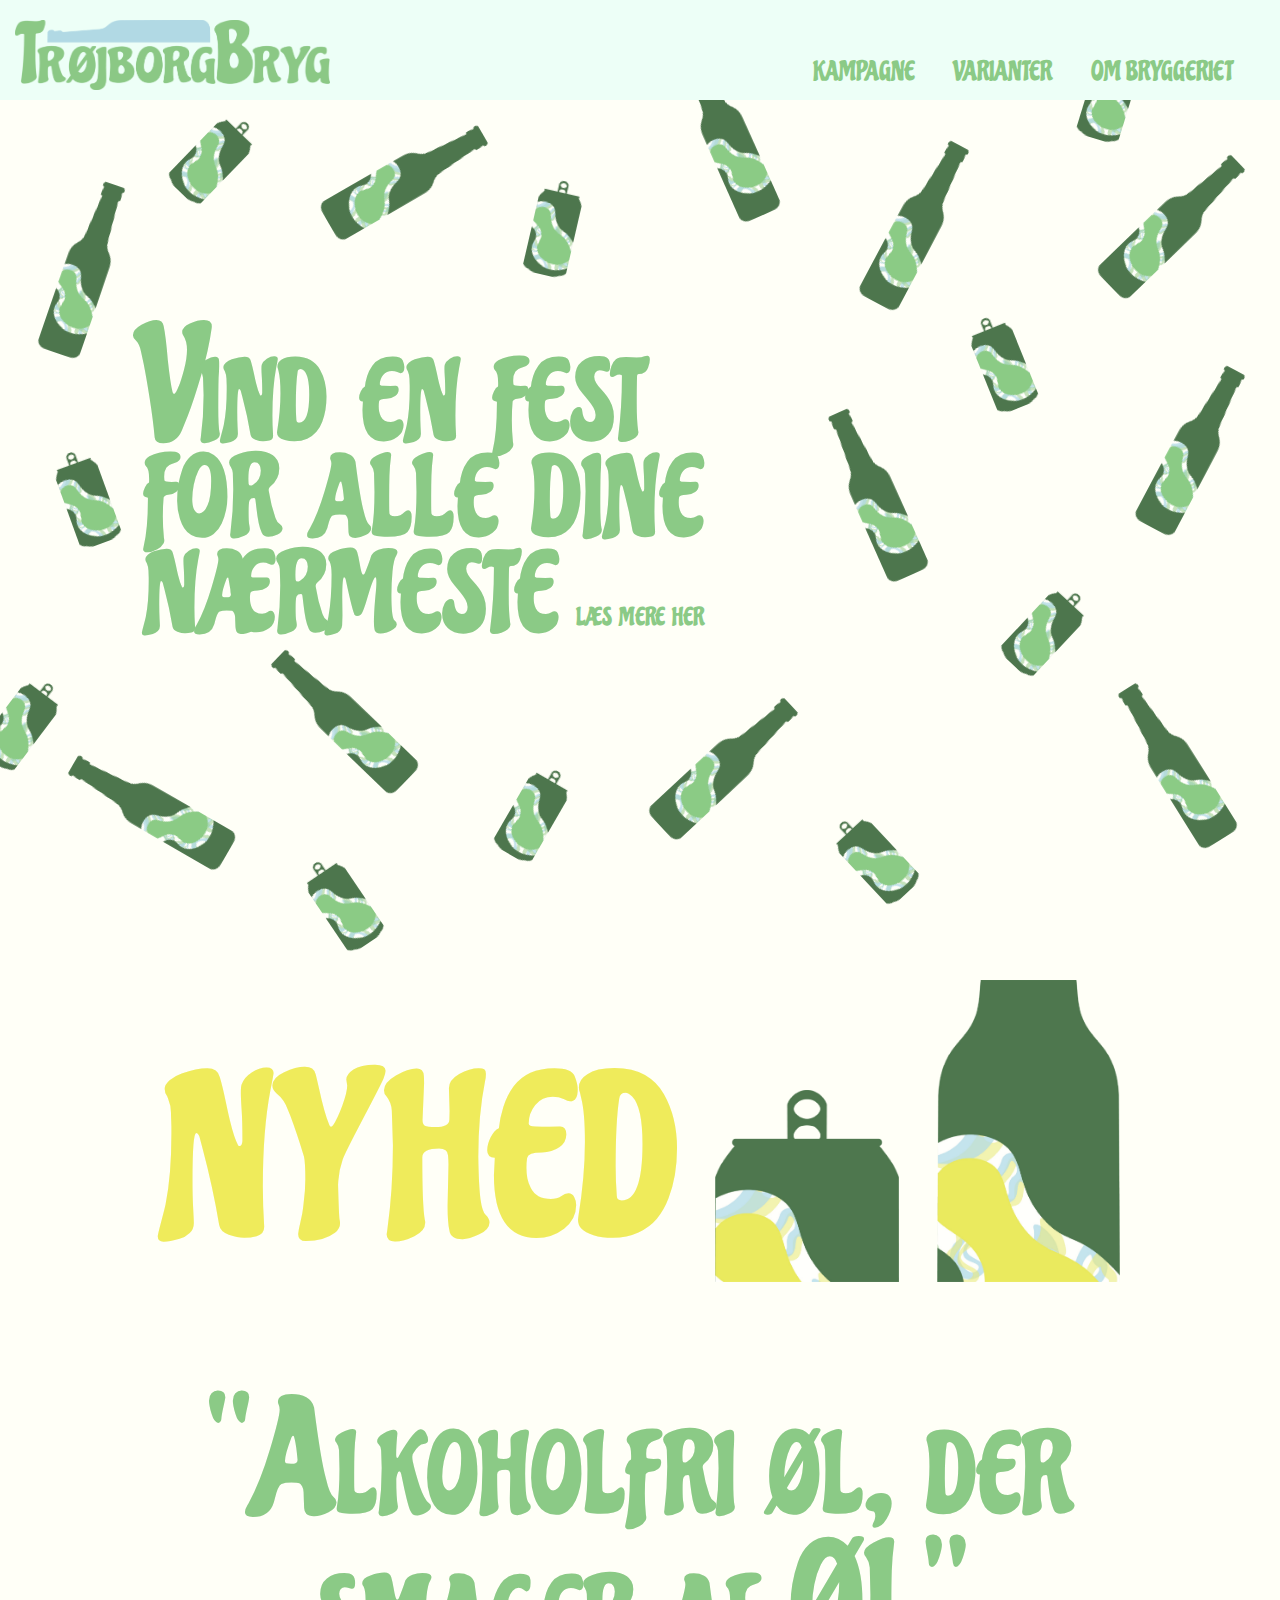
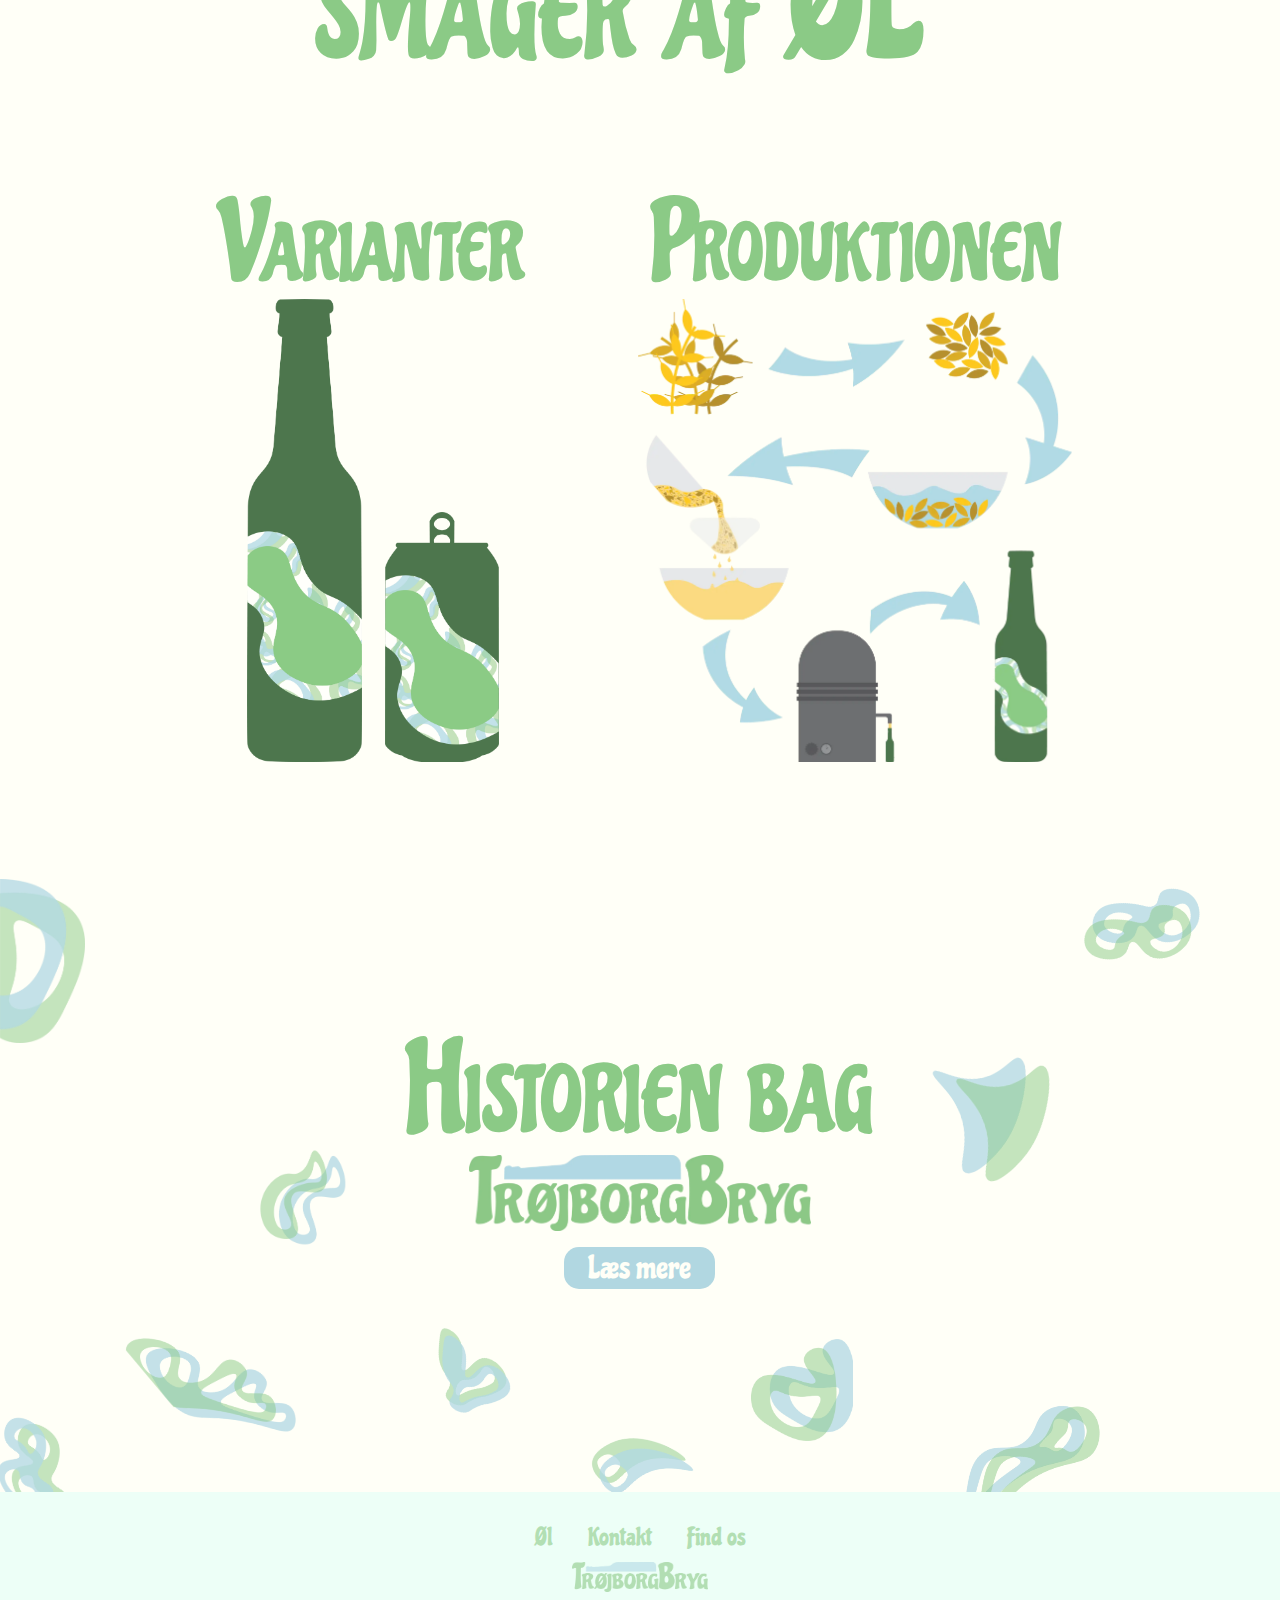
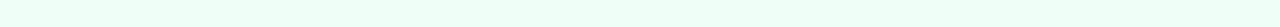
<file: index.html>
<!DOCTYPE html>
<html lang="da">
<head>
    <meta charset="UTF-8">
    <meta name="viewport" content="width=device-width, initial-scale=1.0">
    <title>Forside • TrøjborgBryg</title>

    <link rel="stylesheet" href="https://cdnjs.cloudflare.com/ajax/libs/font-awesome/6.4.2/css/all.min.css">
    <link rel="preconnect" href="https://fonts.googleapis.com">
    <link rel="preconnect" href="https://fonts.gstatic.com" crossorigin>
    <link href="https://fonts.googleapis.com/css2?family=Chicle&display=swap" rel="stylesheet">
    <link rel="stylesheet" href="css/style.css">
    
    <link rel="icon" href="img/logo/favicon.png">

    <meta name="geo.region" content="DK-82">
    <meta name="geo.placename" content="Midtjylland">
    <meta name="geo.position" content="56.223769;10.123814">
    <meta name="ICBM" content="56.223769, 10.123814">
    <meta name="author" content="Andrea Skadhede">
    <meta name="description" content="Ønsker du at kunne drikke alkoholfrit, uden at folk omkring dig dømmer dig? Se TrøjborgBrygs udvalg af forskellige øl, som alle er helt alkoholfrie.">

</head>
<body>
    <header>
        <nav>
            <!-- logo -->
            <a class="logo-nav-a" href="index.html">
                <picture>
                    <source class="logo-nav" media="(min-width: 821px)" srcset="img/logo/troejborgbryg.webp">
                    <source class="logo-nav" media="(min-width: 426px) and (max-width: 820px)" srcset="img/logo/troejborgbryg-mellem.webp">
                    <source class="logo-nav" media="(max-width: 425px)" srcset="img/logo/troejborgbryg-lav.webp">
                    <img class="logo-nav" src="img/logo/png/troejborgbryg.png" alt="TrøjborgBryg logo">
                </picture>
            </a>

            <input type="checkbox" id="check">
            <label for="check" class="checkbtn">
              <i class="fa fa-bars"></i>
            </label>

            <!-- navigationsbar start -->
            <ul id="menu">
                <li><a href="kampagne.html">Kampagne</a></li>
                <li><a href="varianter.html">Varianter</a></li>
                <li class="a"> Om bryggeriet
                    <ul class="dropdown-content">
                        <li><a class="dropdownpunkt" href="produktionen.html">Produktionen</a></li>
                        <li><a class="dropdownpunkt" href="historien-bag.html">Historien bag</a></li>
                    </ul>
                </li>
            </ul>
            <!-- navigationsbar slut -->
            
        </nav>
    </header>

    <main>
        <!-- kampagne start -->
        <section class="kampagne">
            <!-- overskrift -->
            <h2>Vind en fest <br> for alle dine <br> nærmeste</h2>
            <a href="kampagne.html">læs mere her</a>

            <!-- baggrunds flasker -->
            <img class="flaske1k" src="img/baggrund/groen/flaske.webp" alt="Grøn ølflaske">
            <img class="flaske2k" src="img/baggrund/groen/flaske.webp" alt="Grøn ølflaske">
            <img class="flaske3k" src="img/baggrund/groen/flaske.webp" alt="Grøn ølflaske">
            <img class="flaske4k" src="img/baggrund/groen/flaske.webp" alt="Grøn ølflaske">
            <img class="flaske5k" src="img/baggrund/groen/flaske.webp" alt="Grøn ølflaske">
            <img class="flaske6k" src="img/baggrund/groen/flaske.webp" alt="Grøn ølflaske">
            <img class="flaske7k" src="img/baggrund/groen/flaske.webp" alt="Grøn ølflaske">
            <img class="flaske8k" src="img/baggrund/groen/flaske.webp" alt="Grøn ølflaske">
            <img class="flaske9k" src="img/baggrund/groen/flaske.webp" alt="Grøn ølflaske">
            <img class="flaske10k" src="img/baggrund/groen/flaske.webp" alt="Grøn ølflaske">
            <img class="flaske11k" src="img/baggrund/groen/flaske.webp" alt="Grøn ølflaske">
            <img class="flaske14k" src="img/baggrund/groen/flaske.webp" alt="Grøn ølflaske">
            <img class="flaske15k" src="img/baggrund/groen/flaske.webp" alt="Grøn ølflaske">
            <img class="flaske16k" src="img/baggrund/groen/flaske.webp" alt="Grøn ølflaske">

            <!-- baggrunds daaser -->
            <img class="daase1k" src="img/baggrund/groen/daase.webp" alt="Grøn øldåse">
            <img class="daase2k" src="img/baggrund/groen/daase.webp" alt="Grøn øldåse">
            <img class="daase3k" src="img/baggrund/groen/daase.webp" alt="Grøn øldåse">
            <img class="daase4k" src="img/baggrund/groen/daase.webp" alt="Grøn øldåse">
            <img class="daase5k" src="img/baggrund/groen/daase.webp" alt="Grøn øldåse">
            <img class="daase6k" src="img/baggrund/groen/daase.webp" alt="Grøn øldåse">
            <img class="daase7k" src="img/baggrund/groen/daase.webp" alt="Grøn øldåse">
            <img class="daase8k" src="img/baggrund/groen/daase.webp" alt="Grøn øldåse">
            <img class="daase9k" src="img/baggrund/groen/daase.webp" alt="Grøn øldåse">
            <img class="daase10k" src="img/baggrund/groen/daase.webp" alt="Grøn øldåse">
            <img class="daase11k" src="img/baggrund/groen/daase.webp" alt="Grøn øldåse">
            <img class="daase12k" src="img/baggrund/groen/daase.webp" alt="Grøn øldåse">
            <img class="daase13k" src="img/baggrund/groen/daase.webp" alt="Grøn øldåse">
            <img class="daase14k" src="img/baggrund/groen/daase.webp" alt="Grøn øldåse">
            <img class="daase15k" src="img/baggrund/groen/daase.webp" alt="Grøn øldåse">
            <img class="daase16k" src="img/baggrund/groen/daase.webp" alt="Grøn øldåse">

        </section>
        <!-- kampagne start -->

        <article id="forside">
            <a class="nyhed" href="nyhed.html">
                <!-- nyhedsboks start -->
                <h2>nyhed</h2>

                <!-- pilsner citrus flaske -->
                <picture>
                    <source media="(min-width: 821px)" srcset="img/baggrund/laptop/gul-daase-forside-laptop.webp">
                    <source media="(min-width: 426px) and (max-width: 820px)" srcset="img/baggrund/tablet/gul-daase-forside-tablet.webp">
                    <source media="(max-width: 425px)" srcset="img/baggrund/mobile/gul-daase-forside-mobile.webp">
                    <source srcset="img/baggrund/daase-gul.webp">
                    <img src="img/baggrund/png/gul-daase-forside-laptop.png" alt="Gul øldåse">
                </picture>

                <!-- pilsner citrus daase -->
                <picture>
                    <source media="(min-width: 821px)" srcset="img/baggrund/laptop/gul-flaske-forside-laptop.webp">
                    <source media="(min-width: 426px) and (max-width: 820px)" srcset="img/baggrund/tablet/gul-flaske-forside-tablet.webp">
                    <source media="(max-width: 425px)" srcset="img/baggrund/mobile/gul-flaske-forside-mobile.webp">
                    <source srcset="img/baggrund/daase-gul.webp">
                    <img src="img/baggrund/png/gul-flaske-forside-laptop.png" alt="Gul ølflaske">
                </picture>
            </a>
            <!-- nyhedsboks slut -->


            <!-- slogan start -->
            <section class="citat">
                <h2><q>Alkoholfri øl, der <br> smager af ØL</q></h2>
            </section>
            <!-- slogan slut -->

            <!-- øl varianter start -->
            <section class="varianter">
                <a href="varianter.html">
                    <h2>Varianter</h2>
                    <div>
                        <picture>
                            <source srcset="img/baggrund/groen/flaske.webp">
                            <img src="img/baggrund/png/flaske-groen.png" alt="Grøn ølflaske">
                        </picture>

                        <picture>
                            <source srcset="img/baggrund/groen/daase.webp">
                            <img src="img/baggrund/png/daase-groen.png" alt="Grøn øldåse">
                        </picture>
                    </div>
                </a>
            </section>
            <!-- øl varianter slut -->


            <!-- produktion start -->
            <section class="produktionen">
                <a href="produktionen.html">
                    <h2>Produktionen</h2>

                    <!-- mini produktions infographic -->
                    <picture>
                        <source media="(min-width: 1921px)" srcset="img/infographic/produktion-forside.webp">
                        <source media="(min-width: 1041px) and (max-width: 1920px)" srcset="img/infographic/produktion-forside-mellem.webp">
                        <source media="(max-width: 1040px)" srcset="img/infographic/produktion-forside-lav.webp">
                        <img src="img/infographic/png/produktion-forside.png" alt="Miniature infographic">
                    </picture>

                </a>
            </section>
            <!-- produktion slut -->
        </article>

        <!-- historien bag start -->
        <section class="historie">
            <h2>Historien bag</h2>

            <!-- logo -->
            <picture>
                <source media="(min-width: 1921px)" srcset="img/logo/troejborgbryg.webp">
                <source media="(min-width: 1041px) and (max-width: 1920px)" srcset="img/logo/troejborgbryg-mellem.webp">
                <source media="(max-width: 1040px)" srcset="img/logo/troejborgbryg-lav.webp">
                <img src="img/logo/png/troejborgbryg.png" id="logo-forside" alt="TrøjborgBryg logo">
            </picture>

            <a href="historien-bag.html">Læs mere</a>

            <!-- baggrunds figure -->
            <img id="groen1f" src="img/baggrund/groen/groen1.webp" alt="bobbel">
            <img id="groen4f" src="img/baggrund/groen/groen4-1.webp" alt="bobbel">
            <img id="groen6f" src="img/baggrund/groen/groen6.webp" alt="bobbel">
            <img id="groen8f" src="img/baggrund/groen/groen8.webp" alt="bobbel">
            <img id="groen9f" src="img/baggrund/groen/groen9.webp" alt="bobbel">
            <img id="groen10f" src="img/baggrund/groen/groen10.webp" alt="bobbel">
            <img id="groen13f" src="img/baggrund/groen/groen13.webp" alt="bobbel">
            <img id="groen14f" src="img/baggrund/groen/groen14-1.webp" alt="bobbel">
            <img id="groen16f" src="img/baggrund/groen/groen16-1.webp" alt="bobbel">
            <img id="groen17f" src="img/baggrund/groen/groen17.webp" alt="bobbel">
            <img id="groen18f" src="img/baggrund/groen/groen3.webp" alt="bobbel">
            <img id="groen19f" src="img/baggrund/groen/groen11.webp" alt="bobbel">
        </section>
        <!-- historien bag slut -->
    </main>

    
    <!-- footer start -->
    <footer>
        <!-- footer menu start -->
        <ul id="links-footer">
            <li><a href="#">Øl</a></li>
            <li><a href="#">Kontakt</a></li>
            <li><a href="#">Find os</a></li>
        </ul>
        <!-- footer menu slut -->

        <!-- footer logo -->
        <a href="index.html">
            <picture>
                <source class="logo-footer" media="(min-width: 821px)" srcset="img/logo/troejborgbryg.webp">
                <source class="logo-footer" media="(min-width: 426px) and (max-width: 820px)" srcset="img/logo/troejborgbryg-mellem.webp">
                <source class="logo-footer" media="(max-width: 425px)" srcset="img/logo/troejborgbryg-lav.webp">
                <img class="logo-footer" src="img/logo/png/troejborgbryg.png" alt="TrøjborgBryg logo">
            </picture>
        </a>

    </footer>
    <!-- footer slut -->
</body>
</html>
</file>
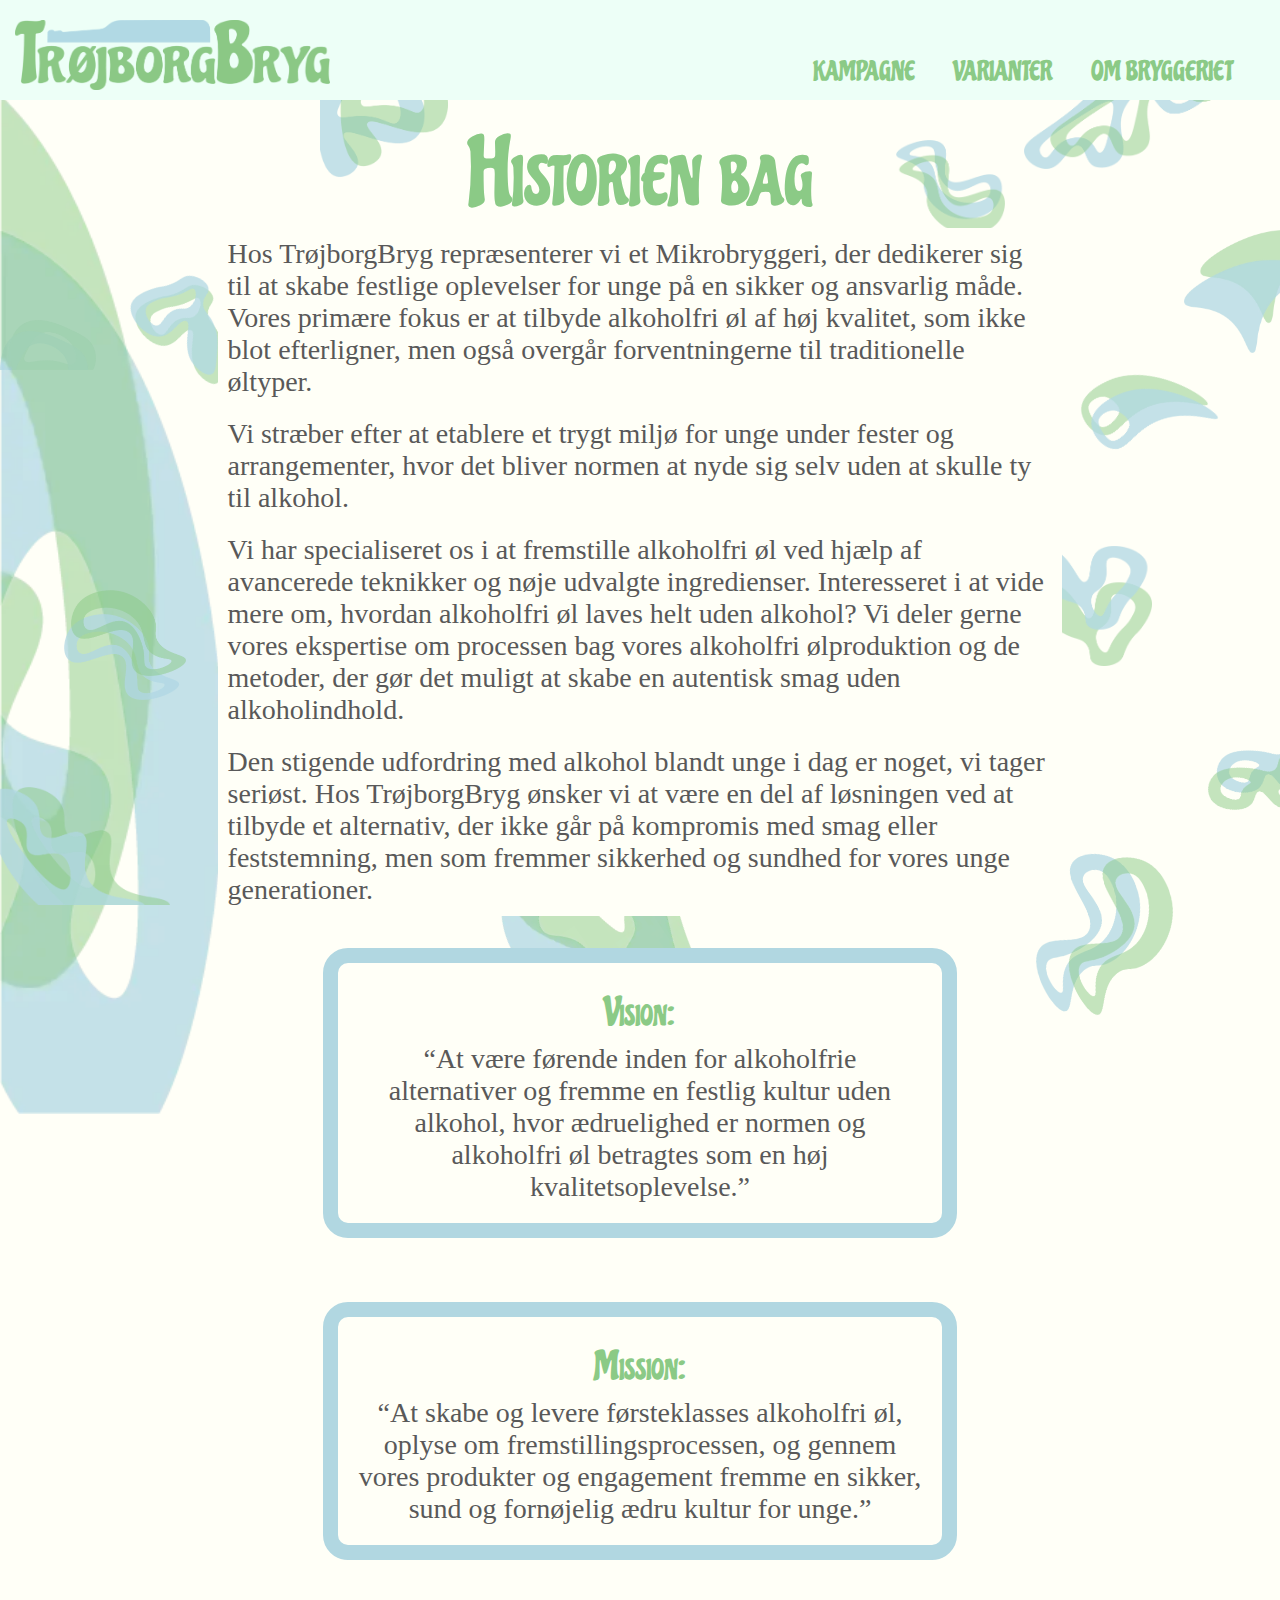
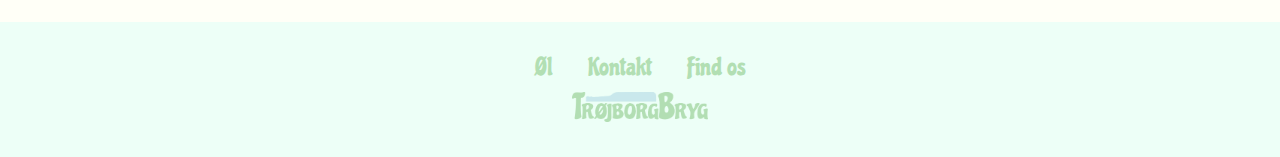
<file: historien-bag.html>
<!DOCTYPE html>
<html lang="da">
<head>
    <meta charset="UTF-8">
    <meta name="viewport" content="width=device-width, initial-scale=1.0">
    <title>Historien Bag • TrøjborgBryg</title>

    <link rel="stylesheet" href="https://cdnjs.cloudflare.com/ajax/libs/font-awesome/6.4.2/css/all.min.css">
    <link rel="preconnect" href="https://fonts.googleapis.com">
    <link rel="preconnect" href="https://fonts.gstatic.com" crossorigin>
    <link href="https://fonts.googleapis.com/css2?family=Chicle&display=swap" rel="stylesheet">
    <link rel="stylesheet" href="css/style.css">
    
    <link rel="icon" href="img/logo/favicon.png">

    <meta name="geo.region" content="DK-82">
    <meta name="geo.placename" content="Midtjylland">
    <meta name="geo.position" content="56.223769;10.123814">
    <meta name="ICBM" content="56.223769, 10.123814">
    <meta name="author" content="Andrea Skadhede">
    <meta name="description" content="Hos TrøjborgBryg vil vi gerne fremme et alkoholfrit fest liv, så unge mennekser skal føle sig trygge i nattelivet og have det sjovt med vennerne uden bekymringer.">

</head>
<body>
    <header>
        <nav>
            <!-- logo -->
            <a class="logo-nav-a" href="index.html">
                <picture>
                    <source class="logo-nav" media="(min-width: 821px)" srcset="img/logo/troejborgbryg.webp">
                    <source class="logo-nav" media="(min-width: 426px) and (max-width: 820px)" srcset="img/logo/troejborgbryg-mellem.webp">
                    <source class="logo-nav" media="(max-width: 425px)" srcset="img/logo/troejborgbryg-lav.webp">
                    <img class="logo-nav" src="img/logo/png/troejborgbryg.png" alt="TrøjborgBryg logo">
                </picture>
            </a>

            <input type="checkbox" id="check">
            <label for="check" class="checkbtn">
              <i class="fa fa-bars"></i>
            </label>

            <!-- navigationsbar start -->
            <ul id="menu">
                <li><a href="kampagne.html">Kampagne</a></li>
                <li><a href="varianter.html">Varianter</a></li>
                <li class="a"> Om bryggeriet
                    <ul class="dropdown-content">
                        <li><a class="dropdownpunkt" href="produktionen.html">Produktionen</a></li>
                        <li><a class="dropdownpunkt" href="historien-bag.html">Historien bag</a></li>
                    </ul>
                </li>
            </ul>
            <!-- navigationsbar slut -->
            
        </nav>
    </header>


    <main id="historie">

        <!-- overskrift + -->
        <h1>Historien bag</h1>

        <!-- tekst start -->
        <div class="tekst">
            <p>Hos TrøjborgBryg repræsenterer vi et Mikrobryggeri, der dedikerer sig til at skabe festlige oplevelser for unge på en sikker og ansvarlig måde. Vores primære fokus er at tilbyde alkoholfri øl af høj kvalitet, som ikke blot efterligner, men også overgår forventningerne til traditionelle øltyper.</p>
            <p>Vi stræber efter at etablere et trygt miljø for unge under fester og arrangementer, hvor det bliver normen at nyde sig selv uden at skulle ty til alkohol.</p>
            <p>Vi har specialiseret os i at fremstille alkoholfri øl ved hjælp af avancerede teknikker og nøje udvalgte ingredienser. Interesseret i at vide mere om, hvordan alkoholfri øl laves helt uden alkohol? Vi deler gerne vores ekspertise om processen bag vores alkoholfri ølproduktion og de metoder, der gør det muligt at skabe en autentisk smag uden alkoholindhold.</p>
            <p>Den stigende udfordring med alkohol blandt unge i dag er noget, vi tager seriøst. Hos TrøjborgBryg ønsker vi at være en del af løsningen ved at tilbyde et alternativ, der ikke går på kompromis med smag eller feststemning, men som fremmer sikkerhed og sundhed for vores unge generationer.</p>
        </div>
        <!-- tekst slut -->
    
        <!-- vision boks + mission boks start -->
        <section id="vision">
            <h2>Vision:</h2>
            <p><q>At være førende inden for alkoholfrie alternativer og fremme en festlig kultur uden alkohol, hvor ædruelighed er normen og alkoholfri øl betragtes som en høj kvalitetsoplevelse.</q></p>
        </section>
    
        <section id="mission">
            <h2>Mission:</h2>
            <p><q>At skabe og levere førsteklasses alkoholfri øl, oplyse om fremstillingsprocessen, og gennem vores produkter og engagement fremme en sikker, sund og fornøjelig ædru kultur for unge.</q></p>
        </section>
        <!-- vision boks + mission boks slut -->
    
        <!-- baggrunds figure -->
        <div class="baggrund">
            <img id="groen1" src="img/baggrund/groen/groen1.webp" alt="bobbel">
            <img id="groen2" src="img/baggrund/groen/groen2.webp" alt="bobbel">
            <img id="groen3" src="img/baggrund/groen/groen3.webp" alt="bobbel">
            <img id="groen4" src="img/baggrund/groen/groen4.webp" alt="bobbel">
            <img id="groen6" src="img/baggrund/groen/groen6.webp" alt="bobbel">
            <img id="groen8" src="img/baggrund/groen/groen8.webp" alt="bobbel">
            <img id="groen9" src="img/baggrund/groen/groen9.webp" alt="bobbel">
            <img id="groen10" src="img/baggrund/groen/groen10.webp" alt="bobbel">
            <img id="groen12" src="img/baggrund/groen/groen12.webp" alt="bobbel">
            <img id="groen13" src="img/baggrund/groen/groen13.webp" alt="bobbel">
            <img id="groen14" src="img/baggrund/groen/groen14.webp" alt="bobbel">
            <img id="groen15" src="img/baggrund/groen/groen15.webp" alt="bobbel">
            <img id="groen16" src="img/baggrund/groen/groen16.webp" alt="bobbel">
            <img id="groen17" src="img/baggrund/groen/groen17.webp" alt="bobbel">
            <img id="groen18" src="img/baggrund/groen/groen3.webp" alt="bobbel">
            <img id="groen19" src="img/baggrund/groen/groen11.webp" alt="bobbel">
        </div>

    </main>

    <!-- footer start -->
    <footer>
        <!-- footer menu start -->
        <ul id="links-footer">
            <li><a href="#">Øl</a></li>
            <li><a href="#">Kontakt</a></li>
            <li><a href="#">Find os</a></li>
        </ul>
        <!-- footer menu slut -->

        <!-- footer logo -->
        <a href="index.html">
            <picture>
                <source class="logo-footer" media="(min-width: 821px)" srcset="img/logo/troejborgbryg.webp">
                <source class="logo-footer" media="(min-width: 426px) and (max-width: 820px)" srcset="img/logo/troejborgbryg-mellem.webp">
                <source class="logo-footer" media="(max-width: 425px)" srcset="img/logo/troejborgbryg-lav.webp">
                <img class="logo-footer" src="img/logo/png/troejborgbryg.png" alt="TrøjborgBryg logo">
            </picture>
        </a>

    </footer>
    <!-- footer slut -->
</body>
</html>
</file>
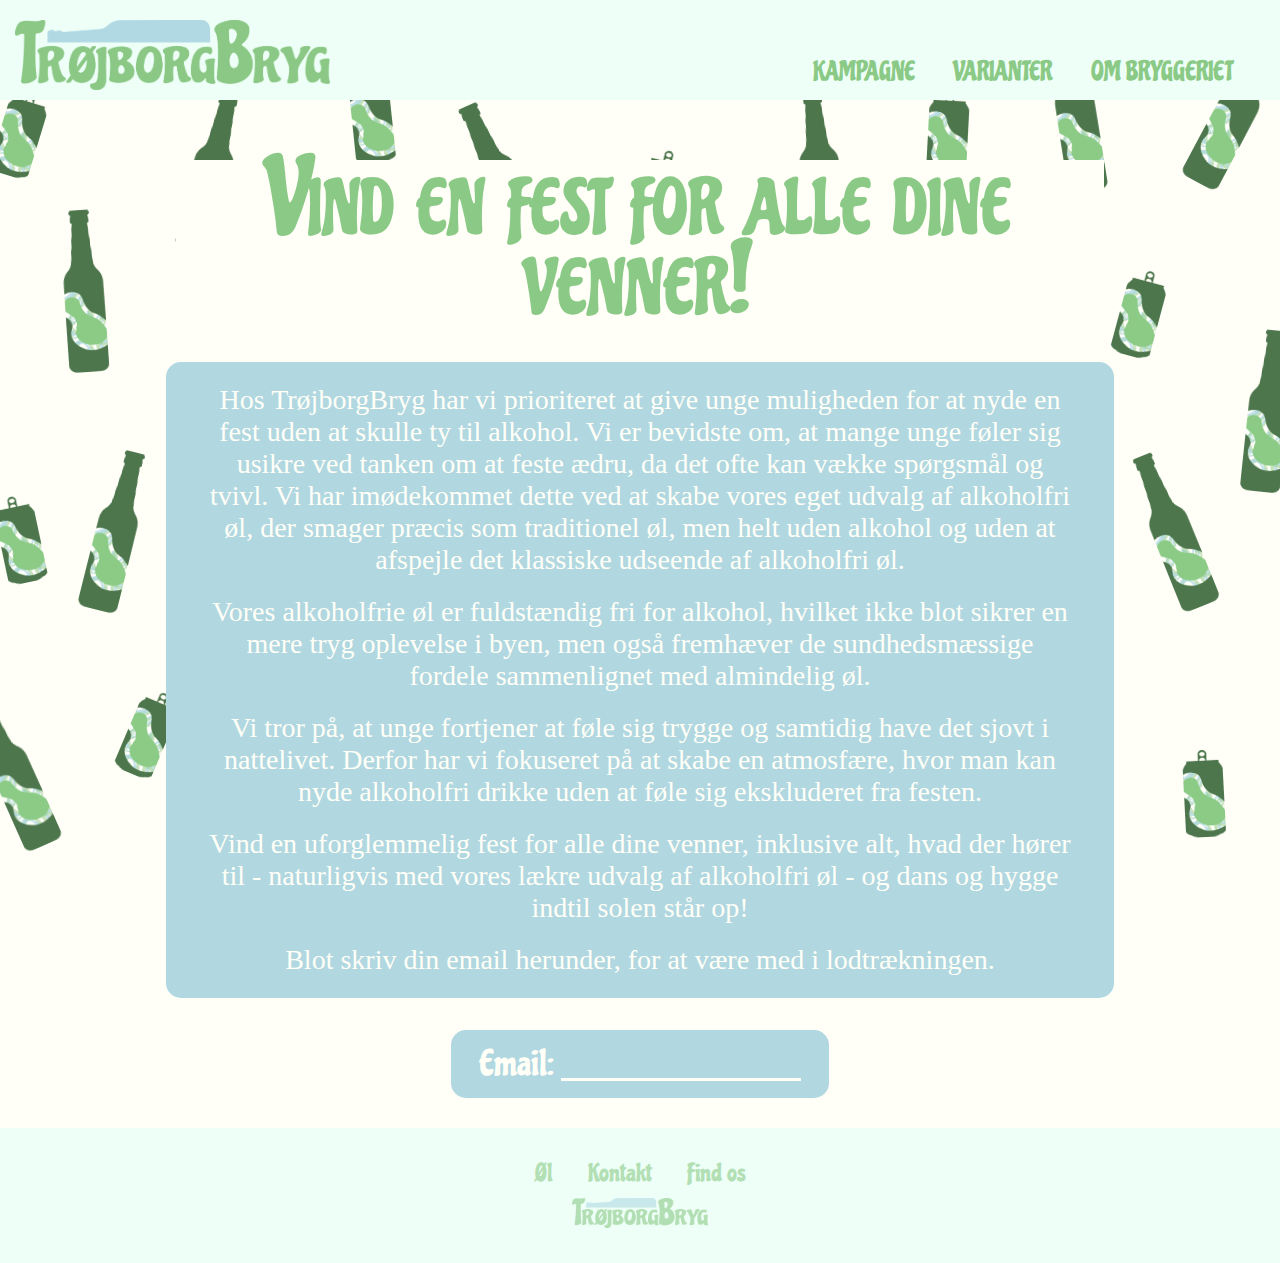
<file: kampagne.html>
<!DOCTYPE html>
<html lang="da">
<head>
    <meta charset="UTF-8">
    <meta name="viewport" content="width=device-width, initial-scale=1.0">
    <title>Vind en fest • TrøjborgBryg</title>

    <link rel="stylesheet" href="https://cdnjs.cloudflare.com/ajax/libs/font-awesome/6.4.2/css/all.min.css">
    <link rel="preconnect" href="https://fonts.googleapis.com">
    <link rel="preconnect" href="https://fonts.gstatic.com" crossorigin>
    <link href="https://fonts.googleapis.com/css2?family=Chicle&display=swap" rel="stylesheet">
    <link rel="stylesheet" href="css/style.css">
    
    <link rel="icon" href="img/logo/favicon.png">

    <meta name="geo.region" content="DK-82">
    <meta name="geo.placename" content="Midtjylland">
    <meta name="geo.position" content="56.223769;10.123814">
    <meta name="ICBM" content="56.223769, 10.123814">
    <meta name="author" content="Andrea Skadhede">
    <meta name="description" content="Vind en fest for alle dine venner, med alt inkluderet fra TrøjborgBryg. En fest behøver ikke altid at gå op i at drikke sig fuld!">

</head>
<body>
    <header>
        <nav>
            <!-- logo -->
            <a class="logo-nav-a" href="index.html">
                <picture>
                    <source class="logo-nav" media="(min-width: 821px)" srcset="img/logo/troejborgbryg.webp">
                    <source class="logo-nav" media="(min-width: 426px) and (max-width: 820px)" srcset="img/logo/troejborgbryg-mellem.webp">
                    <source class="logo-nav" media="(max-width: 425px)" srcset="img/logo/troejborgbryg-lav.webp">
                    <img class="logo-nav" src="img/logo/png/troejborgbryg.png" alt="TrøjborgBryg logo">
                </picture>
            </a>

            <input type="checkbox" id="check">
            <label for="check" class="checkbtn">
              <i class="fa fa-bars"></i>
            </label>

            <!-- navigationsbar start -->
            <ul id="menu">
                <li><a href="kampagne.html">Kampagne</a></li>
                <li><a href="varianter.html">Varianter</a></li>
                <li class="a"> Om bryggeriet
                    <ul class="dropdown-content">
                        <li><a class="dropdownpunkt" href="produktionen.html">Produktionen</a></li>
                        <li><a class="dropdownpunkt" href="historien-bag.html">Historien bag</a></li>
                    </ul>
                </li>
            </ul>
            <!-- navigationsbar slut -->
            
        </nav>
    </header>


    <main>
        <!-- tekst start -->
        <section id="kampagne">
            <h1>Vind en fest for alle dine venner!</h1>
            <div class="tekst-laptop">
                <p>Hos TrøjborgBryg har vi prioriteret at give unge muligheden for at nyde en fest uden at skulle ty til alkohol. Vi er bevidste om, at mange unge føler sig usikre ved tanken om at feste ædru, da det ofte kan vække spørgsmål og tvivl. Vi har imødekommet dette ved at skabe vores eget udvalg af alkoholfri øl, der smager præcis som traditionel øl, men helt uden alkohol og uden at afspejle det klassiske udseende af alkoholfri øl.</p>
                <p>Vores alkoholfrie øl er fuldstændig fri for alkohol, hvilket ikke blot sikrer en mere tryg oplevelse i byen, men også fremhæver de sundhedsmæssige fordele sammenlignet med almindelig øl.</p>
                <p>Vi tror på, at unge fortjener at føle sig trygge og samtidig have det sjovt i nattelivet. Derfor har vi fokuseret på at skabe en atmosfære, hvor man kan nyde alkoholfri drikke uden at føle sig ekskluderet fra festen.</p>
                <p>Vind en uforglemmelig fest for alle dine venner, inklusive alt, hvad der hører til - naturligvis med vores lækre udvalg af alkoholfri øl - og dans og hygge indtil solen står op!</p>
                <p>Blot skriv din email herunder, for at være med i lodtrækningen.</p>
            </div>

            <div class="tekst-mobil">
                <p>Hos TrøjborgBryg prioriterer vi fester uden alkohol for unge.</p>
                <p>Vores alkoholfri øl smager som traditionel øl uden alkohol eller det klassiske udseende. Det skaber tryghed i byen og har sundhedsmæssige fordele.</p>
                <p>Vi ønsker, at unge kan føle sig inkluderet og have det sjovt uden alkohol. Vind en fest med venner inklusive vores alkoholfrie øl - dans og hygge hele natten!</p>
                <p>Blot skriv din email herunder, for at være med i lodtrækningen.</p>
            </div>

            <!-- email felt start -->
            <form action="/action_page.php">
                <div>
                    <label for="email">Email:</label>
                    <input type="text" id="email" name="email">
                </div>
            </form>
            <!-- email felt slut -->

        </section>
        <!-- tekst slut -->

        <!-- baggrunds figure -->
        <figure class="baggrund-kampagne">
            <img class="flaske1" src="img/baggrund/groen/flaske.webp" alt="Grøn ølflaske">
            <img class="flaske2" src="img/baggrund/groen/flaske.webp" alt="Grøn ølflaske">
            <img class="flaske3" src="img/baggrund/groen/flaske.webp" alt="Grøn ølflaske">
            <img class="flaske4" src="img/baggrund/groen/flaske.webp" alt="Grøn ølflaske">
            <img class="flaske5" src="img/baggrund/groen/flaske.webp" alt="Grøn ølflaske">
            <img class="flaske6" src="img/baggrund/groen/flaske.webp" alt="Grøn ølflaske">
            <img class="flaske7" src="img/baggrund/groen/flaske.webp" alt="Grøn ølflaske">
            <img class="flaske8" src="img/baggrund/groen/flaske.webp" alt="Grøn ølflaske">
            <img class="flaske9" src="img/baggrund/groen/flaske.webp" alt="Grøn ølflaske">
            <img class="flaske10" src="img/baggrund/groen/flaske.webp" alt="Grøn ølflaske">
            <img class="flaske11" src="img/baggrund/groen/flaske.webp" alt="Grøn ølflaske">
            <img class="flaske12" src="img/baggrund/groen/flaske.webp" alt="Grøn ølflaske">
            <img class="flaske13" src="img/baggrund/groen/flaske.webp" alt="Grøn ølflaske">
            <img class="flaske14" src="img/baggrund/groen/flaske.webp" alt="Grøn ølflaske">

            <img class="daase1" src="img/baggrund/groen/daase.webp" alt="Grøn øldåse">
            <img class="daase2" src="img/baggrund/groen/daase.webp" alt="Grøn øldåse">
            <img class="daase3" src="img/baggrund/groen/daase.webp" alt="Grøn øldåse">
            <img class="daase4" src="img/baggrund/groen/daase.webp" alt="Grøn øldåse">
            <img class="daase5" src="img/baggrund/groen/daase.webp" alt="Grøn øldåse">
            <img class="daase6" src="img/baggrund/groen/daase.webp" alt="Grøn øldåse">
            <img class="daase7" src="img/baggrund/groen/daase.webp" alt="Grøn øldåse">
            <img class="daase8" src="img/baggrund/groen/daase.webp" alt="Grøn øldåse">
            <img class="daase9" src="img/baggrund/groen/daase.webp" alt="Grøn øldåse">
            <img class="daase10" src="img/baggrund/groen/daase.webp" alt="Grøn øldåse">
            <img class="daase11" src="img/baggrund/groen/daase.webp" alt="Grøn øldåse">
            <img class="daase12" src="img/baggrund/groen/daase.webp" alt="Grøn øldåse">
            <img class="daase13" src="img/baggrund/groen/daase.webp" alt="Grøn øldåse">
        </figure>
    
    </main>

    <!-- footer start -->
    <footer>
        <!-- footer menu start -->
        <ul id="links-footer">
            <li><a href="#">Øl</a></li>
            <li><a href="#">Kontakt</a></li>
            <li><a href="#">Find os</a></li>
        </ul>
        <!-- footer menu slut -->

        <!-- footer logo -->
        <a href="index.html">
            <picture>
                <source class="logo-footer" media="(min-width: 821px)" srcset="img/logo/troejborgbryg.webp">
                <source class="logo-footer" media="(min-width: 426px) and (max-width: 820px)" srcset="img/logo/troejborgbryg-mellem.webp">
                <source class="logo-footer" media="(max-width: 425px)" srcset="img/logo/troejborgbryg-lav.webp">
                <img class="logo-footer" src="img/logo/png/troejborgbryg.png" alt="TrøjborgBryg logo">
            </picture>
        </a>

    </footer>
    <!-- footer slut -->
</body>
</html>
</file>
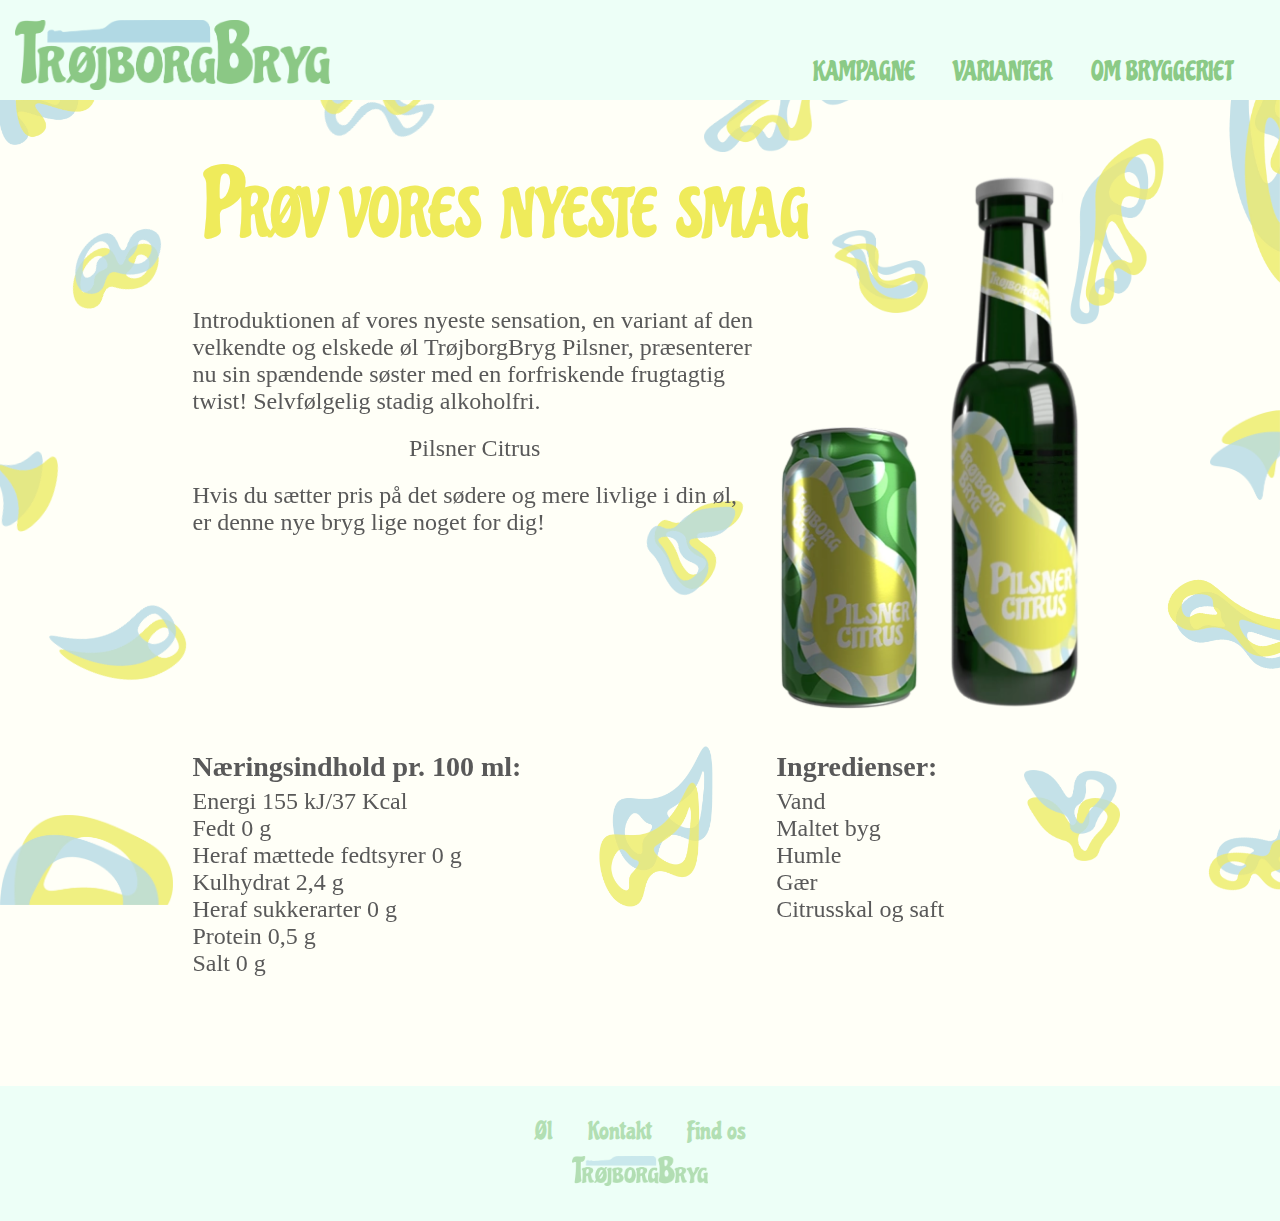
<file: nyhed.html>
<!DOCTYPE html>
<html lang="da">
<head>
    <meta charset="UTF-8">
    <meta name="viewport" content="width=device-width, initial-scale=1.0">
    <title>Pilsner Citrus • TrøjborgBryg</title>

    <link rel="stylesheet" href="https://cdnjs.cloudflare.com/ajax/libs/font-awesome/6.4.2/css/all.min.css">
    <link rel="preconnect" href="https://fonts.googleapis.com">
    <link rel="preconnect" href="https://fonts.gstatic.com" crossorigin>
    <link href="https://fonts.googleapis.com/css2?family=Chicle&display=swap" rel="stylesheet">
    <link rel="stylesheet" href="css/style.css">
    
    <link rel="icon" href="img/logo/favicon.png">

    <meta name="geo.region" content="DK-82">
    <meta name="geo.placename" content="Midtjylland">
    <meta name="geo.position" content="56.223769;10.123814">
    <meta name="ICBM" content="56.223769, 10.123814">
    <meta name="author" content="Andrea Skadhede">
    <meta name="description" content="Se vores seneste nyhed hos TrøjborgBryg. Vores nye pilsner version, med et lille tvist, er lige noget for dig, der kan lide en øl, men også gerne vil have noget friskt.">

</head>
<body>
    <header>
        <nav>
            <!-- logo -->
            <a class="logo-nav-a" href="index.html">
                <picture>
                    <source class="logo-nav" media="(min-width: 821px)" srcset="img/logo/troejborgbryg.webp">
                    <source class="logo-nav" media="(min-width: 426px) and (max-width: 820px)" srcset="img/logo/troejborgbryg-mellem.webp">
                    <source class="logo-nav" media="(max-width: 425px)" srcset="img/logo/troejborgbryg-lav.webp">
                    <img class="logo-nav" src="img/logo/png/troejborgbryg.png" alt="TrøjborgBryg logo">
                </picture>
            </a>

            <input type="checkbox" id="check">
            <label for="check" class="checkbtn">
              <i class="fa fa-bars"></i>
            </label>

            <!-- navigationsbar start -->
            <ul id="menu">
                <li><a href="kampagne.html">Kampagne</a></li>
                <li><a href="varianter.html">Varianter</a></li>
                <li class="a"> Om bryggeriet
                    <ul class="dropdown-content">
                        <li><a class="dropdownpunkt" href="produktionen.html">Produktionen</a></li>
                        <li><a class="dropdownpunkt" href="historien-bag.html">Historien bag</a></li>
                    </ul>
                </li>
            </ul>
            <!-- navigationsbar slut -->
            
        </nav>
    </header>


    <main id="nyhed">
        <!-- tekst start -->
        <div class="indhold-nyhed">
            <!-- overskrift -->
            <h1>Prøv vores nyeste smag</h1>
            <div id="tekst-nyhed">
                <p>Introduktionen af vores nyeste sensation, en variant af den velkendte og elskede øl TrøjborgBryg Pilsner, præsenterer nu sin spændende søster med en forfriskende frugtagtig twist! Selvfølgelig stadig alkoholfri.</p>
                <p id="fremhæv"><s>Pilsner Citrus</s></p>
                <p>Hvis du sætter pris på det sødere og mere livlige i din øl, er denne nye bryg lige noget for dig!</p>
            </div>
    
            <!-- pilsner citrus daase -->
            <picture id="daase-gul">
                <source media="(min-width: 821px)" srcset="img/baggrund/gul/daase.webp">
                <source media="(min-width: 426px) and (max-width: 820px)" srcset="img/baggrund/gul/daase.webp">
                <source media="(max-width: 425px)" srcset="img/baggrund/gul/daase.webp">
                <img src="img/baggrund/png/pilsner-citrus-daase.png" alt="gul dåse">
            </picture>

            <!-- pilsner citrus flaske -->
            <picture id="flaske-gul">
                <source media="(min-width: 821px)" srcset="img/baggrund/gul/flaske.webp">
                <source media="(min-width: 426px) and (max-width: 820px)" srcset="img/baggrund/gul/flaske.webp">
                <source media="(max-width: 425px)" srcset="img/baggrund/gul/flaske.webp">
                <img src="img/baggrund/png/pilsner-citrus-flaske.png" alt="gul flaske">
            </picture>

            <!-- næringsindholdsliste start -->
            <section id="næringsindhold">
                <h3>Næringsindhold pr. 100 ml:</h3>
                <ul>
                    <li>Energi 155 kJ/37 Kcal</li>
                    <li>Fedt 0 g</li>
                    <li>Heraf mættede fedtsyrer 0 g</li>
                    <li>Kulhydrat 2,4 g</li>
                    <li>Heraf sukkerarter 0 g</li>
                    <li>Protein 0,5 g</li>
                    <li>Salt 0 g</li>
                </ul>
            </section>
            <!-- næringsindholdsliste slut -->

            <!-- ingrediensliste start -->
            <section id="ingredienser">
                <h3>Ingredienser:</h3>
                <ul>
                    <li>Vand</li>
                    <li>Maltet byg</li>
                    <li>Humle</li>
                    <li>Gær</li>
                    <li>Citrusskal og saft</li>
                </ul>
            </section>
            <!-- ingrediensliste slut -->

        </div>
        <!-- tekst slut -->


        <!-- gule baggrunds figure -->
        <div class="baggrund">
            <img id="gul1" src="img/baggrund/gul/gul1.webp" alt="bobbel">
            <img id="gul2" src="img/baggrund/gul/gul2.webp" alt="bobbel">
            <img id="gul3" src="img/baggrund/gul/gul3.webp" alt="bobbel">
            <img id="gul4" src="img/baggrund/gul/gul4.webp" alt="bobbel">
            <img id="gul5" src="img/baggrund/gul/gul5.webp" alt="bobbel">
            <img id="gul6" src="img/baggrund/gul/gul6.webp" alt="bobbel">
            <img id="gul7" src="img/baggrund/gul/gul7.webp" alt="bobbel">
            <img id="gul8" src="img/baggrund/gul/gul8.webp" alt="bobbel">
            <img id="gul9" src="img/baggrund/gul/gul9.webp" alt="bobbel">
            <img id="gul10" src="img/baggrund/gul/gul10.webp" alt="bobbel">
            <img id="gul11" src="img/baggrund/gul/gul11.webp" alt="bobbel">
            <img id="gul12" src="img/baggrund/gul/gul12.webp" alt="bobbel">
            <img id="gul13" src="img/baggrund/gul/gul13.webp" alt="bobbel">
            <img id="gul14" src="img/baggrund/gul/gul14.webp" alt="bobbel">
            <img id="gul15" src="img/baggrund/gul/gul15.webp" alt="bobbel">
            <img id="gul16" src="img/baggrund/gul/gul16.webp" alt="bobbel">
        </div>
            
    </main>

    <!-- footer start -->
    <footer>
        <!-- footer menu start -->
        <ul id="links-footer">
            <li><a href="#">Øl</a></li>
            <li><a href="#">Kontakt</a></li>
            <li><a href="#">Find os</a></li>
        </ul>
        <!-- footer menu slut -->

        <!-- footer logo -->
        <a href="index.html">
            <picture>
                <source class="logo-footer" media="(min-width: 821px)" srcset="img/logo/troejborgbryg.webp">
                <source class="logo-footer" media="(min-width: 426px) and (max-width: 820px)" srcset="img/logo/troejborgbryg-mellem.webp">
                <source class="logo-footer" media="(max-width: 425px)" srcset="img/logo/troejborgbryg-lav.webp">
                <img class="logo-footer" src="img/logo/png/troejborgbryg.png" alt="TrøjborgBryg logo">
            </picture>
        </a>

    </footer>
    <!-- footer slut -->
</body>
</html>
</file>
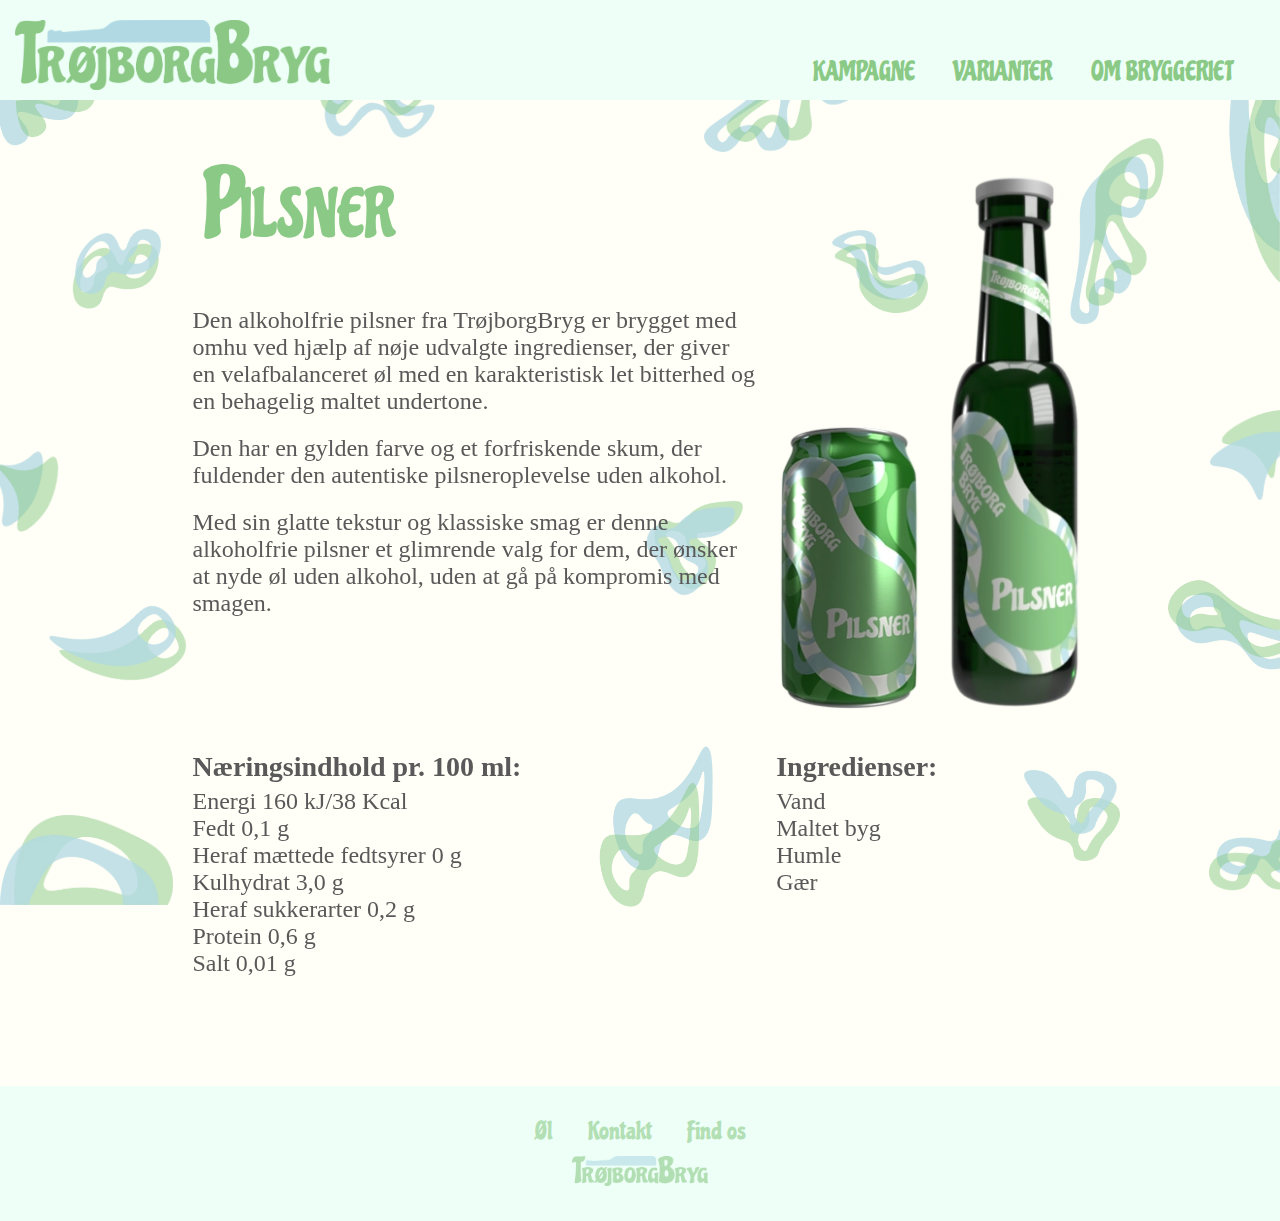
<file: pilsner.html>
<!DOCTYPE html>
<html lang="da">
<head>
    <meta charset="UTF-8">
    <meta name="viewport" content="width=device-width, initial-scale=1.0">
    <title>Pilsner • TrøjborgBryg</title>

    <link rel="stylesheet" href="https://cdnjs.cloudflare.com/ajax/libs/font-awesome/6.4.2/css/all.min.css">
    <link rel="preconnect" href="https://fonts.googleapis.com">
    <link rel="preconnect" href="https://fonts.gstatic.com" crossorigin>
    <link href="https://fonts.googleapis.com/css2?family=Chicle&display=swap" rel="stylesheet">
    <link rel="stylesheet" href="css/style.css">
    
    <link rel="icon" href="img/logo/favicon.png">

    <meta name="geo.region" content="DK-82">
    <meta name="geo.placename" content="Midtjylland">
    <meta name="geo.position" content="56.223769;10.123814">
    <meta name="ICBM" content="56.223769, 10.123814">
    <meta name="author" content="Andrea Skadhede">
    <meta name="description" content="Læs her om TrøjborgBrygs Alkoholfrie Pilsner">
</head>
<body>
    <header>
        <nav>
            <!-- logo -->
            <a class="logo-nav-a" href="index.html">
                <picture>
                    <source class="logo-nav" media="(min-width: 821px)" srcset="img/logo/troejborgbryg.webp">
                    <source class="logo-nav" media="(min-width: 426px) and (max-width: 820px)" srcset="img/logo/troejborgbryg-mellem.webp">
                    <source class="logo-nav" media="(max-width: 425px)" srcset="img/logo/troejborgbryg-lav.webp">
                    <img class="logo-nav" src="img/logo/png/troejborgbryg.png" alt="TrøjborgBryg logo">
                </picture>
            </a>

            <input type="checkbox" id="check">
            <label for="check" class="checkbtn">
              <i class="fa fa-bars"></i>
            </label>

            <!-- navigationsbar start -->
            <ul id="menu">
                <li><a href="kampagne.html">Kampagne</a></li>
                <li><a href="varianter.html">Varianter</a></li>
                <li class="a"> Om bryggeriet
                    <ul class="dropdown-content">
                        <li><a class="dropdownpunkt" href="produktionen.html">Produktionen</a></li>
                        <li><a class="dropdownpunkt" href="historien-bag.html">Historien bag</a></li>
                    </ul>
                </li>
            </ul>
            <!-- navigationsbar slut -->

            
        </nav>
    </header>


    <main id="nyhed">
        <div class="indhold-nyhed">
            <!-- overskrift + tekst -->
            <h1 id="pilsnerh1">Pilsner</h1>
            <div id="tekst-nyhed">
                <p>Den alkoholfrie pilsner fra TrøjborgBryg er brygget med omhu ved hjælp af nøje udvalgte ingredienser, der giver en velafbalanceret øl med en karakteristisk let bitterhed og en behagelig maltet undertone.</p>
                <p>Den har en gylden farve og et forfriskende skum, der fuldender den autentiske pilsneroplevelse uden alkohol.</p>
                <p>Med sin glatte tekstur og klassiske smag er denne alkoholfrie pilsner et glimrende valg for dem, der ønsker at nyde øl uden alkohol, uden at gå på kompromis med smagen.</p>
            </div>
    
            <!-- pilsner daase -->
            <picture id="daase-gul">
                <source media="(min-width: 821px)" srcset="img/baggrund/groen/pilsner-daase.webp">
                <source media="(min-width: 426px) and (max-width: 820px)" srcset="img/baggrund/groen/pilsner-daase.webp">
                <source media="(max-width: 425px)" srcset="img/baggrund/groen/pilsner-daase.webp">
                <img src="img/baggrund/png/pilsner-daase.png" alt="gul dåse">
            </picture>

            <!-- pilsner flaske -->
            <picture id="flaske-gul">
                <source media="(min-width: 821px)" srcset="img/baggrund/groen/pilsner-flaske.webp">
                <source media="(min-width: 426px) and (max-width: 820px)" srcset="img/baggrund/groen/pilsner-flaske.webp">
                <source media="(max-width: 425px)" srcset="img/baggrund/groen/pilsner-flaske.webp">
                <img src="img/baggrund/png/pilsner-flaske.png" alt="gul flaske">
            </picture>

            <!-- næringsindholdsliste start -->
            <section id="næringsindhold">
                <h3>Næringsindhold pr. 100 ml:</h3>
                <ul>
                    <li>Energi 160 kJ/38 Kcal</li>
                    <li>Fedt 0,1 g</li>
                    <li>Heraf mættede fedtsyrer 0 g</li>
                    <li>Kulhydrat 3,0 g</li>
                    <li>Heraf sukkerarter 0,2 g</li>
                    <li>Protein 0,6 g</li>
                    <li>Salt 0,01 g</li>
                </ul>
            </section>
            <!-- næringsindholdsliste slut -->

            <!-- ingrediensliste start -->
            <section id="ingredienser">
                <h3>Ingredienser:</h3>
                <ul>
                    <li>Vand</li>
                    <li>Maltet byg</li>
                    <li>Humle</li>
                    <li>Gær</li>
                </ul>
            </section>
            <!-- ingrediensliste slut -->
        </div>

        <!-- gule baggrunds figure -->
        <div class="baggrund">
            <img id="gul1" src="img/baggrund/groen/groen1.webp" alt="bobbel">
            <img id="gul2" src="img/baggrund/groen/groen2.webp" alt="bobbel">
            <img id="gul3" src="img/baggrund/groen/groen3.webp" alt="bobbel">
            <img id="gul4" src="img/baggrund/groen/groen4.webp" alt="bobbel">
            <img id="gul5" src="img/baggrund/groen/groen5.webp" alt="bobbel">
            <img id="gul6" src="img/baggrund/groen/groen6.webp" alt="bobbel">
            <img id="gul7" src="img/baggrund/groen/groen7.webp" alt="bobbel">
            <img id="gul8" src="img/baggrund/groen/groen8.webp" alt="bobbel">
            <img id="gul9" src="img/baggrund/groen/groen9.webp" alt="bobbel">
            <img id="gul10" src="img/baggrund/groen/groen10.webp" alt="bobbel">
            <img id="gul11" src="img/baggrund/groen/groen11.webp" alt="bobbel">
            <img id="gul12" src="img/baggrund/groen/groen12.webp" alt="bobbel">
            <img id="gul13" src="img/baggrund/groen/groen13.webp" alt="bobbel">
            <img id="gul14" src="img/baggrund/groen/groen14.webp" alt="bobbel">
            <img id="gul15" src="img/baggrund/groen/groen15.webp" alt="bobbel">
            <img id="gul16" src="img/baggrund/groen/groen16.webp" alt="bobbel">
        </div>

            
    </main>

    <!-- footer start -->
    <footer>
        <!-- footer menu -->
        <ul id="links-footer">
            <li><a href="#">Øl</a></li>
            <li><a href="#">Kontakt</a></li>
            <li><a href="#">Find os</a></li>
        </ul>
        <!-- footer menu slut -->

        <!-- footer logo -->
        <a href="index.html">
            <picture>
                <source class="logo-footer" media="(min-width: 821px)" srcset="img/logo/troejborgbryg.webp">
                <source class="logo-footer" media="(min-width: 426px) and (max-width: 820px)" srcset="img/logo/troejborgbryg-mellem.webp">
                <source class="logo-footer" media="(max-width: 425px)" srcset="img/logo/troejborgbryg-lav.webp">
                <img class="logo-footer" src="img/logo/png/troejborgbryg.png" alt="TrøjborgBryg logo">
            </picture>
        </a>

    </footer>
    <!-- footer slut -->

</body>
</html>
</file>
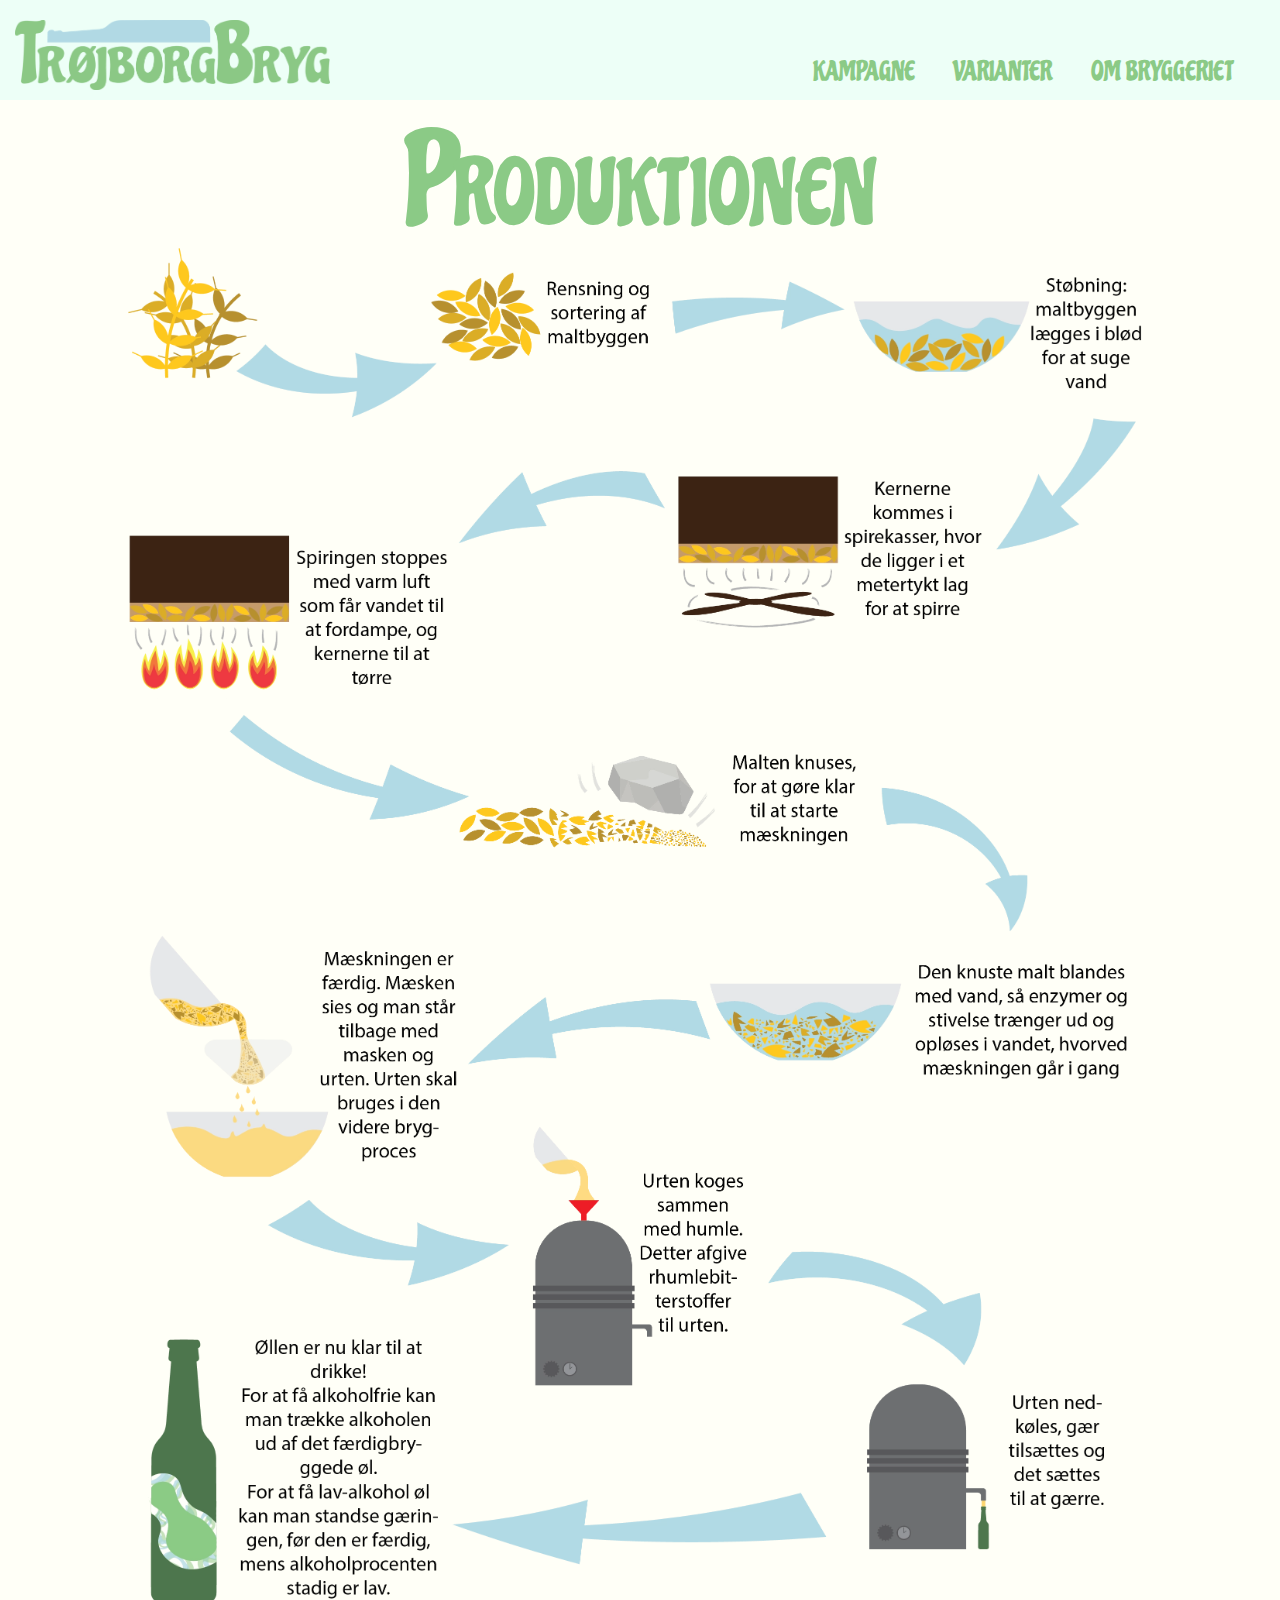
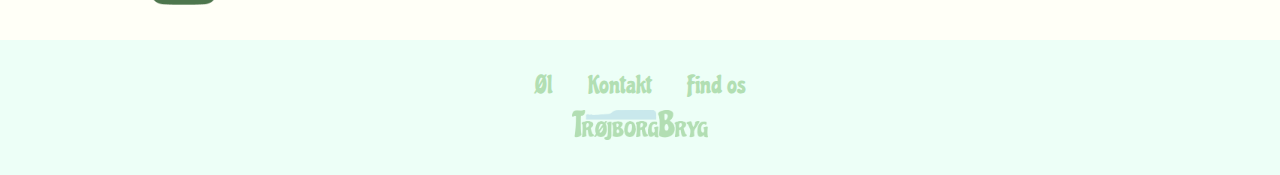
<file: produktionen.html>
<!DOCTYPE html>
<html lang="da">
<head>
    <meta charset="UTF-8">
    <meta name="viewport" content="width=device-width, initial-scale=1.0">
    <title>Produktionen • TrøjborgBryg</title>

    <link rel="stylesheet" href="https://cdnjs.cloudflare.com/ajax/libs/font-awesome/6.4.2/css/all.min.css">
    <link rel="preconnect" href="https://fonts.googleapis.com">
    <link rel="preconnect" href="https://fonts.gstatic.com" crossorigin>
    <link href="https://fonts.googleapis.com/css2?family=Chicle&display=swap" rel="stylesheet">
    <link rel="stylesheet" href="css/style.css">
    
    <link rel="icon" href="img/logo/favicon.png">

    <meta name="geo.region" content="DK-82">
    <meta name="geo.placename" content="Midtjylland">
    <meta name="geo.position" content="56.223769;10.123814">
    <meta name="ICBM" content="56.223769, 10.123814">
    <meta name="author" content="Andrea Skadhede">
    <meta name="description" content="Følg produktionen af øl hos TrøjborgBryg. Vi går meget op i, at øllen bliver perfekt hver gang!">

</head>
<body>
    <header>
        <nav>
            <!-- logo -->
            <a class="logo-nav-a" href="index.html">
                <picture>
                    <source class="logo-nav" media="(min-width: 821px)" srcset="img/logo/troejborgbryg.webp">
                    <source class="logo-nav" media="(min-width: 426px) and (max-width: 820px)" srcset="img/logo/troejborgbryg-mellem.webp">
                    <source class="logo-nav" media="(max-width: 425px)" srcset="img/logo/troejborgbryg-lav.webp">
                    <img class="logo-nav" src="img/logo/png/troejborgbryg.png" alt="TrøjborgBryg logo">
                </picture>
            </a>

            <input type="checkbox" id="check">
            <label for="check" class="checkbtn">
              <i class="fa fa-bars"></i>
            </label>

            <!-- navigationsbar -->
            <ul id="menu">
                <li><a href="kampagne.html">Kampagne</a></li>
                <li><a href="varianter.html">Varianter</a></li>
                <li class="a"> Om bryggeriet
                    <ul class="dropdown-content">
                        <li><a class="dropdownpunkt" href="produktionen.html">Produktionen</a></li>
                        <li><a class="dropdownpunkt" href="historien-bag.html">Historien bag</a></li>
                    </ul>
                </li>
            </ul>
            
        </nav>
    </header>


    <main id="produktion">
        <!-- overksrift -->
        <h1>Produktionen</h1>
        
        <!-- produktions infographic -->
        <picture>
            <source class="infographic" media="(min-width: 821px)" srcset="img/infographic/produktion-bred.webp">
            <source class="infographic" media="(min-width: 426px) and (max-width: 820px)" srcset="img/infographic/produktion-smal.webp">
            <source class="infographic" media="(max-width: 425px)" srcset="img/infographic/produktion-smal-mellem.webp">
            <img class="infographic" src="img/infographic/png/produktion-bred.png" alt="TrøjborgBryg logo">
        </picture>
    </main>

    <footer>
        <!-- footer menu -->
        <ul id="links-footer">
            <li><a href="#">Øl</a></li>
            <li><a href="#">Kontakt</a></li>
            <li><a href="#">Find os</a></li>
        </ul>

        <!-- footer logo -->
        <a href="index.html">
            <picture>
                <source class="logo-footer" media="(min-width: 821px)" srcset="img/logo/troejborgbryg.webp">
                <source class="logo-footer" media="(min-width: 426px) and (max-width: 820px)" srcset="img/logo/troejborgbryg-mellem.webp">
                <source class="logo-footer" media="(max-width: 425px)" srcset="img/logo/troejborgbryg-lav.webp">
                <img class="logo-footer" src="img/logo/png/troejborgbryg.png" alt="TrøjborgBryg logo">
            </picture>
        </a>

    </footer>
</body>
</html>
</file>
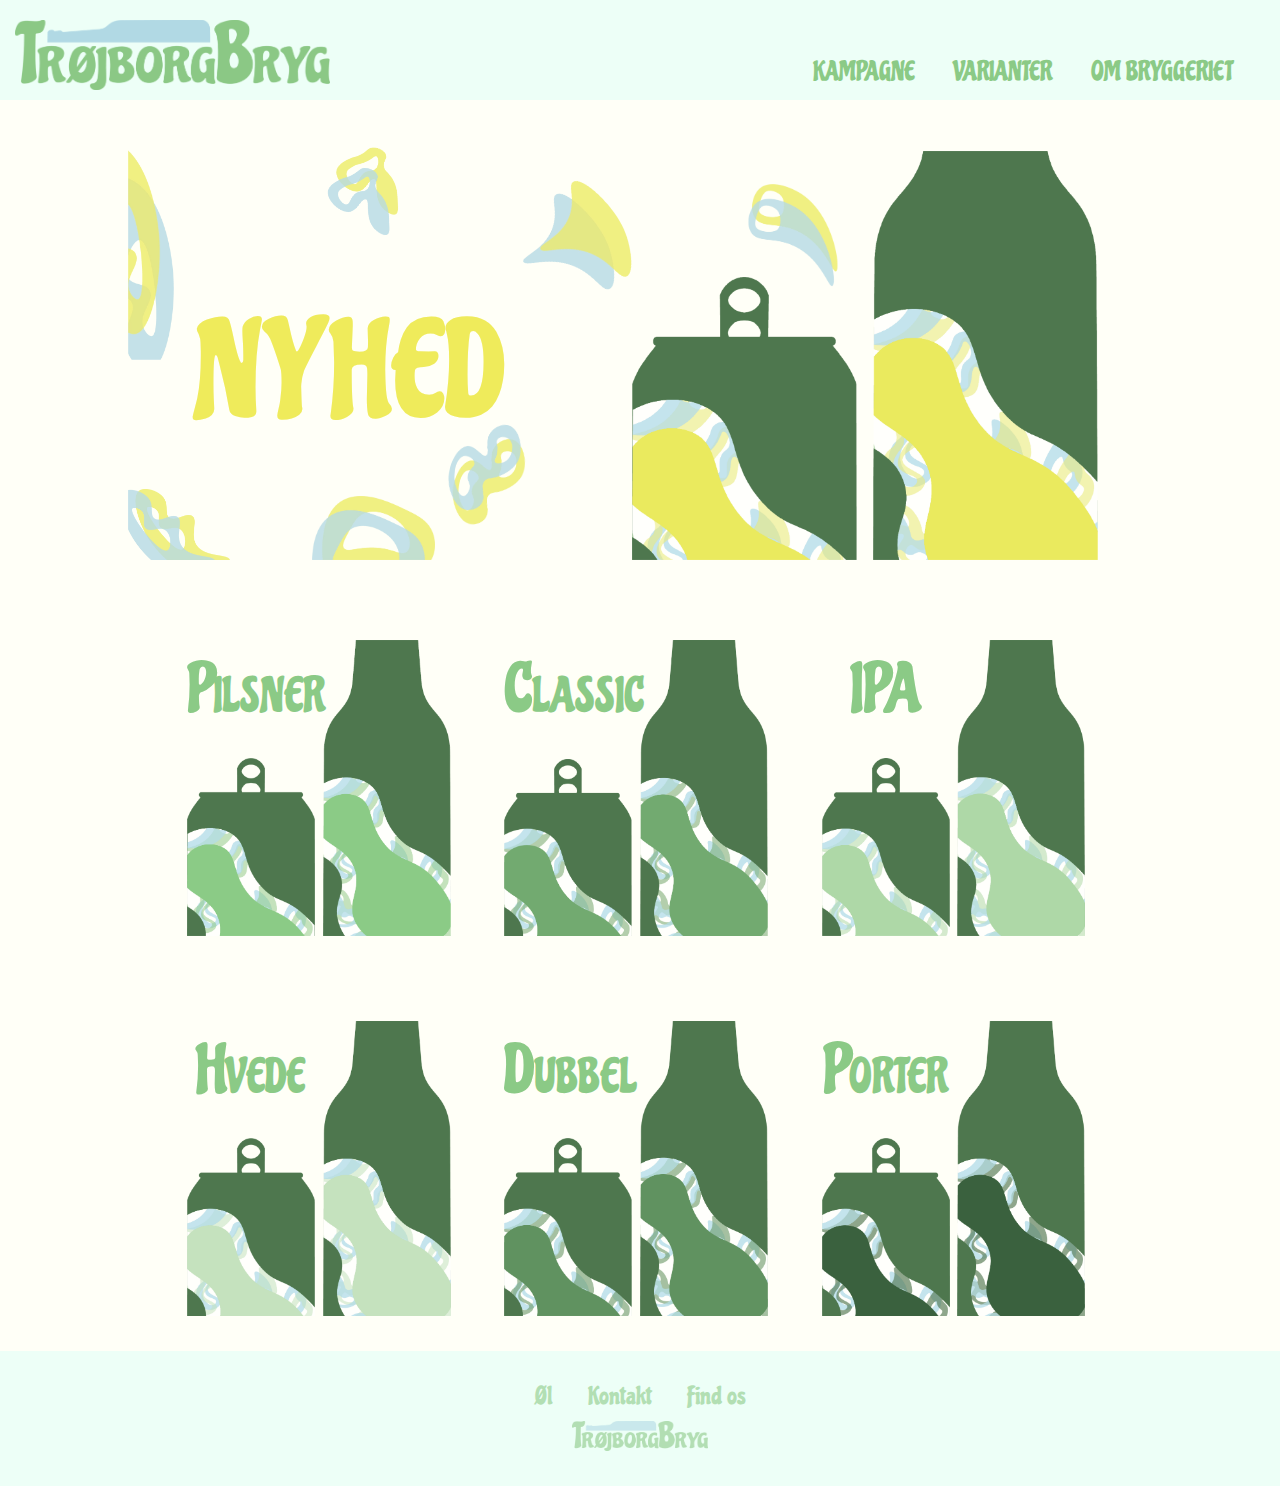
<file: varianter.html>
<!DOCTYPE html>
<html lang="da">
<head>
    <meta charset="UTF-8">
    <meta name="viewport" content="width=device-width, initial-scale=1.0">
    <title>Varianter • TrøjborgBryg</title>

    <link rel="stylesheet" href="https://cdnjs.cloudflare.com/ajax/libs/font-awesome/6.4.2/css/all.min.css">
    <link rel="preconnect" href="https://fonts.googleapis.com">
    <link rel="preconnect" href="https://fonts.gstatic.com" crossorigin>
    <link href="https://fonts.googleapis.com/css2?family=Chicle&display=swap" rel="stylesheet">
    <link rel="stylesheet" href="css/style.css">
    
    <link rel="icon" href="img/logo/favicon.png">

    <meta name="geo.region" content="DK-82">
    <meta name="geo.placename" content="Midtjylland">
    <meta name="geo.position" content="56.223769;10.123814">
    <meta name="ICBM" content="56.223769, 10.123814">
    <meta name="author" content="Andrea Skadhede">
    <meta name="description" content="Se alle vores forskellige varianter af øl hos TrøjborgBryg. Også den nyeste variant med et lille tvist.">

</head>
<body>
    <header>
        <nav>
            <!-- logo -->
            <a class="logo-nav-a" href="index.html">
                <picture>
                    <source class="logo-nav" media="(min-width: 821px)" srcset="img/logo/troejborgbryg.webp">
                    <source class="logo-nav" media="(min-width: 426px) and (max-width: 820px)" srcset="img/logo/troejborgbryg-mellem.webp">
                    <source class="logo-nav" media="(max-width: 425px)" srcset="img/logo/troejborgbryg-lav.webp">
                    <img class="logo-nav" src="img/logo/png/troejborgbryg.png" alt="TrøjborgBryg logo">
                </picture>
            </a>

            <input type="checkbox" id="check">
            <label for="check" class="checkbtn">
              <i class="fa fa-bars"></i>
            </label>

            <!-- navigationsbar start -->
            <ul id="menu">
                <li><a href="kampagne.html">Kampagne</a></li>
                <li><a href="varianter.html">Varianter</a></li>
                <li class="a"> Om bryggeriet
                    <ul class="dropdown-content">
                        <li><a class="dropdownpunkt" href="produktionen.html">Produktionen</a></li>
                        <li><a class="dropdownpunkt" href="historien-bag.html">Historien bag</a></li>
                    </ul>
                </li>
            </ul>
            <!-- navigationsbar slut -->

            
        </nav>
    </header>


    <main id="varianter">
        <!-- nyhedsboks  start-->
        <a class="nyhed-varianter" href="nyhed.html">
            <h2>nyhed</h2>
            <div class="øl-nyhed">
                <!-- nyhed gul flaske -->
                <picture>
                    <source media="(min-width: 821px)" srcset="img/baggrund/laptop/gul-daase-varianter-laptop.webp">
                    <source media="(min-width: 426px) and (max-width: 820px)" srcset="img/baggrund/tablet/gul-daase-varianter-tablet.webp">
                    <source media="(max-width: 425px)" srcset="img/baggrund/mobile/gul-daase-varianter-mobile.webp">
                    <img src="img/baggrund/png/gul-daase-varianter-laptop.png" alt="gul daase">
                </picture>

                <!-- nyhed gul daase -->
                <picture>
                    <source media="(min-width: 821px)" srcset="img/baggrund/laptop/gul-flaske-varianter-laptop.webp">
                    <source media="(min-width: 426px) and (max-width: 820px)" srcset="img/baggrund/tablet/gul-flaske-varianter-tablet.webp">
                    <source media="(max-width: 425px)" srcset="img/baggrund/mobile/gul-flaske-varianter-mobile.webp">
                    <img src="img/baggrund/png/gul-flaske-varianter-laptop.png" alt="gul flaske">
                </picture>
            </div>

            <!-- gule baggrunds figure -->
            <div class="baggrund-varianter">
                <img id="gul4v" src="img/baggrund/gul/gul4.webp" alt="bobbel">
                <img id="gul9v" src="img/baggrund/gul/gul9.webp" alt="bobbel">
                <img id="gul10v" src="img/baggrund/gul/gul10.webp" alt="bobbel">
                <img id="gul12v" src="img/baggrund/gul/gul12.webp" alt="bobbel">
                <img id="gul13v" src="img/baggrund/gul/gul13.webp" alt="bobbel">
                <img id="gul14v" src="img/baggrund/gul/gul14.webp" alt="bobbel">
                <img id="gul15v" src="img/baggrund/gul/gul15.webp" alt="bobbel">
                <img id="gul16v" src="img/baggrund/gul/gul16.webp" alt="bobbel">
                <img id="gul17v" src="img/baggrund/gul/gul17.webp" alt="bobbel">
            </div>
        </a>
        <!-- nyhedsboks  slut -->
        
        <!-- varianter  start -->
        <!-- pilsner -->
        <a class="øl" href="pilsner.html">
            <h2 class="navn">Pilsner</h2>
            <picture class="flaske">
                <source media="(min-width: 821px)" srcset="img/baggrund/laptop/pilsner-flaske-laptop.webp">
                <source media="(min-width: 426px) and (max-width: 820px)" srcset="img/baggrund/tablet/pilsner-flaske-tablet.webp">
                <source media="(max-width: 425px)" srcset="img/baggrund/mobile/pilsner-flaske-mobile.webp">
                <img src="img/baggrund/png/pilsner-flaske-laptop.png" alt="pilsner flaske">
            </picture>

            <picture class="dåse">
                <source media="(min-width: 821px)" srcset="img/baggrund/laptop/pilsner-daase-laptop.webp">
                <source media="(min-width: 426px) and (max-width: 820px)" srcset="img/baggrund/tablet/pilsner-daase-tablet.webp">
                <source media="(max-width: 425px)" srcset="img/baggrund/mobile/pilsner-daase-mobile.webp">
                <img src="img/baggrund/png/pilsner-daase-laptop.png" alt="pilsner daase">
            </picture>
        </a>

        <!-- classic -->
        <a class="øl" href="#">
            <h2 class="navn">Classic</h2>
            <picture class="flaske">
                <source media="(min-width: 821px)" srcset="img/baggrund/laptop/classic-flaske-laptop.webp">
                <source media="(min-width: 426px) and (max-width: 820px)" srcset="img/baggrund/tablet/classic-flaske-tablet.webp">
                <source media="(max-width: 425px)" srcset="img/baggrund/mobile/classic-flaske-mobile.webp">
                <img src="img/baggrund/png/classic-flaske-laptop.png" alt="classic flaske">
            </picture>

            <picture class="dåse">
                <source media="(min-width: 821px)" srcset="img/baggrund/laptop/classic-daase-laptop.webp">
                <source media="(min-width: 426px) and (max-width: 820px)" srcset="img/baggrund/tablet/classic-daase-tablet.webp">
                <source media="(max-width: 425px)" srcset="img/baggrund/mobile/classic-daase-mobile.webp">
                <img src="img/baggrund/png/classic-daase-laptop.png" alt="classic daase">
            </picture>
        </a>

        <!-- ipa -->
        <a class="øl" href="#">
            <h2 class="navn">IPA</h2>
            <picture class="flaske">
                <source media="(min-width: 821px)" srcset="img/baggrund/laptop/ipa-flaske-laptop.webp">
                <source media="(min-width: 426px) and (max-width: 820px)" srcset="img/baggrund/tablet/ipa-flaske-tablet.webp">
                <source media="(max-width: 425px)" srcset="img/baggrund/mobile/ipa-flaske-mobile.webp">
                <img src="img/baggrund/png/ipa-flaske-laptop.png" alt="ipa flaske">
            </picture>

            <picture class="dåse">
                <source media="(min-width: 821px)" srcset="img/baggrund/laptop/ipa-daase-laptop.webp">
                <source media="(min-width: 426px) and (max-width: 820px)" srcset="img/baggrund/tablet/ipa-daase-tablet.webp">
                <source media="(max-width: 425px)" srcset="img/baggrund/mobile/ipa-daase-mobile.webp">
                <img src="img/baggrund/png/ipa-daase-laptop.png" alt="ipa daase">
            </picture>
        </a>

        <!-- hvede -->
        <a class="øl" href="#">
            <h2 class="navn">Hvede</h2>
            <picture class="flaske">
                <source media="(min-width: 821px)" srcset="img/baggrund/laptop/hvede-flaske-laptop.webp">
                <source media="(min-width: 426px) and (max-width: 820px)" srcset="img/baggrund/tablet/hvede-flaske-tablet.webp">
                <source media="(max-width: 425px)" srcset="img/baggrund/mobile/hvede-flaske-mobile.webp">
                <img src="img/baggrund/png/hvede-flaske-laptop.png" alt="hvede flaske">
            </picture>

            <picture class="dåse">
                <source media="(min-width: 821px)" srcset="img/baggrund/laptop/hvede-daase-laptop.webp">
                <source media="(min-width: 426px) and (max-width: 820px)" srcset="img/baggrund/tablet/hvede-daase-tablet.webp">
                <source media="(max-width: 425px)" srcset="img/baggrund/mobile/hvede-daase-mobile.webp">
                <img src="img/baggrund/png/hvede-daase-laptop.png" alt="hvede daase">
            </picture>
        </a>

        <!-- dubbel -->
        <a class="øl" href="#">
            <h2 class="navn">Dubbel</h2>
            <picture class="flaske">
                <source media="(min-width: 821px)" srcset="img/baggrund/laptop/dubbel-flaske-laptop.webp">
                <source media="(min-width: 426px) and (max-width: 820px)" srcset="img/baggrund/tablet/dubbel-flaske-tablet.webp">
                <source media="(max-width: 425px)" srcset="img/baggrund/mobile/dubbel-flaske-mobile.webp">
                <img src="img/baggrund/png/hvede-flaske-laptop.png" alt="dubbel flaske">
            </picture>

            <picture class="dåse">
                <source media="(min-width: 821px)" srcset="img/baggrund/laptop/dubbel-daase-laptop.webp">
                <source media="(min-width: 426px) and (max-width: 820px)" srcset="img/baggrund/tablet/dubbel-daase-tablet.webp">
                <source media="(max-width: 425px)" srcset="img/baggrund/mobile/dubbel-daase-mobile.webp">
                <img src="img/baggrund/png/hvede-daase-laptop.png" alt="dubbel daase">
            </picture>
        </a>

        <!-- porter -->
        <a class="øl" href="#">
            <h2 class="navn">Porter</h2>
            <picture class="flaske">
                <source media="(min-width: 821px)" srcset="img/baggrund/laptop/porter-flaske-laptop.webp">
                <source media="(min-width: 426px) and (max-width: 820px)" srcset="img/baggrund/tablet/porter-flaske-tablet.webp">
                <source media="(max-width: 425px)" srcset="img/baggrund/mobile/porter-flaske-mobile.webp">
                <img src="img/baggrund/png/porter-flaske-laptop.png" alt="porter flaske">
            </picture>

            <picture class="dåse">
                <source media="(min-width: 821px)" srcset="img/baggrund/laptop/porter-daase-laptop.webp">
                <source media="(min-width: 426px) and (max-width: 820px)" srcset="img/baggrund/tablet/porter-daase-tablet.webp">
                <source media="(max-width: 425px)" srcset="img/baggrund/mobile/porter-daase-mobile.webp">
                <img src="img/baggrund/png/porter-daase-laptop.png" alt="porter daase">
            </picture>
        </a>
        <!-- varianter slut -->
            
        
    </main>

    <!-- footer start -->
    <footer>
        <!-- footer menu start -->
        <ul id="links-footer">
            <li><a href="#">Øl</a></li>
            <li><a href="#">Kontakt</a></li>
            <li><a href="#">Find os</a></li>
        </ul>
        <!-- footer menu slut -->

        <!-- footer logo -->
        <a href="index.html">
            <picture>
                <source class="logo-footer" media="(min-width: 821px)" srcset="img/logo/troejborgbryg.webp">
                <source class="logo-footer" media="(min-width: 426px) and (max-width: 820px)" srcset="img/logo/troejborgbryg-mellem.webp">
                <source class="logo-footer" media="(max-width: 425px)" srcset="img/logo/troejborgbryg-lav.webp">
                <img class="logo-footer" src="img/logo/png/troejborgbryg.png" alt="TrøjborgBryg logo">
            </picture>
        </a>

    </footer>
    <!-- footer slut -->

</body>
</html>
</file>
<file: css/style.css>
* {
  padding: 0;
  margin: 0;
  text-decoration: none;
  list-style: none;
  box-sizing: border-box;
}

body {
  font-family: 'Chicle', serif;
  font-weight: 300;
  color: #595959;
  background-color: #fffff7;
}

h3, p, li {
  font-family: 'Minion Pro', 'Times New Roman', Times, serif;
}

h1, h2 {
  color: #8bca86;
  line-height: 50%;
  font-variant: small-caps;
  font-weight: 300;
}

/*************************************************************************************************************************************/
/*************************************************************** NAVBAR **************************************************************/
/*************************************************************************************************************************************/

/* styling af navigationsbar */
nav {
  background-color: #edfff7;
  height: 100px;
  width: 100%;
  display: flex;
  justify-content: space-between;
  position: fixed;
  top: 0;
  z-index: 5;
} 
  
nav ul {
  margin-right: 30px;
}

/* styling lgo */
.logo-nav {
  height: 70px;
} 

.logo-nav-a {
  margin-left: 15px;
  line-height: 170px;
}
  
nav ul li {
  display: inline-block;
  margin: 0 5px;
} 
 
/* menupunkter */
nav ul li a, .a {
  color: #8bca86;
  font-size: 1.7rem;
  padding: 0 13px;
  text-transform: uppercase;
  margin-top: 55px;
  cursor: pointer;
  font-family: 'Chicle', serif;
}
   

.checkbtn {
  font-size: 30px;
  color: #8bca86;
  float: right;
  line-height: 80px;
  margin-right: 30px;
  cursor: pointer;
  display: none;
}
  
#check {
  display: none;
} 

/* undermenu */
.dropdown {
  position: relative;
  display: inline-block;
}

.dropdown-content {
  display: none;
  position: absolute;
  top: 90px;
  background-color: #edfff7;
  z-index: 1;
  width: 200px;
  text-align: left;
  right: -25px;
}

nav ul li ul li .dropdownpunkt {
  line-height: 30px;
  font-size: 1.4rem;
}
  
/* undermenu kommer frem ved hover */
.a:hover .dropdown-content {
  display: block;
}


/*************************************************************************************************************************************/
/************************************************************** FORSIDE **************************************************************/
/*************************************************************************************************************************************/
#forside {
  display: flex;
  justify-content: center;
  margin: 80px 10%;
  flex-wrap: wrap;
  gap: 5rem 2%;
}

/****************************************************** FØRSTE BOKS/KAMPAGNE *********************************************************/
.kampagne {
  width: 100%;
  height: 100vh;
  display: grid;
  z-index: 1;
  grid-template-columns: repeat(20, 5%);
  grid-template-rows: repeat(20, 5vh);
}

.kampagne h2 {
  font-size: 10rem;
  line-height: 6rem;
  grid-column: 3 / 12;
  grid-row: 3 / 15;
  justify-self: end;
  align-self: end;
  z-index: 3;
  background-color: #fffff7;
}

.kampagne a {
  color: #8bca86;
  font-size: 2.5rem;
  line-height: 2rem;
  font-variant: small-caps;
  grid-column: 7 / 12;
  grid-row: 14;
  justify-self: end;
  align-self: end;
  z-index: 3;
  background-color: #fffff7;

}

.kampagne img {
  width: 2.75rem;
}

/* baggrundsflasker */
.flaske1k {
  grid-column: 2;
  grid-row: 5 / 20;
  transform: rotate(19deg);
}

.flaske2k {
  grid-column: 12;
  grid-row: 2 / 20;
  transform: rotate(336deg);
}

.flaske3k {
  grid-column: 19;
  grid-row: 4 / 20;
  transform: rotate(46deg);
}

.flaske4k {
  grid-column: 14;
  grid-row: 10 / 20;
  transform: rotate(336deg);
  justify-self: end;
}

.flaske5k {
  grid-column: 12;
  grid-row: 15 / 20;
  transform: rotate(47deg);
  align-self: end;
}

.flaske6k {
  grid-column: 19;
  grid-row: 16 / 20;
  transform: rotate(328deg);
}

.flaske7k {
  grid-column: 3;
  grid-row: 17 / 20;
  transform: rotate(300deg);
}

.flaske8k {
  grid-column: 7;
  grid-row: 3 / 20;
  transform: rotate(60deg);
}

.flaske9k {
  grid-column: 15;
  grid-row: 4 / 20;
  transform: rotate(28deg);
}

.flaske10k {
  grid-column: 19;
  grid-row: 9 / 20;
  transform: rotate(28deg);
  justify-self: end;
}

.flaske11k {
  grid-column: 6;
  grid-row: 15 / 20;
  transform: rotate(314deg);
}

/* baggrundsdaaser */
.daase1k {
  grid-column: 18;
  grid-row: 2 / 20;
  transform: rotate(17deg);
}

.daase2k {
  grid-column: 17;
  grid-row: 10 / 20;
  transform: rotate(43deg);
  align-self: center;
}

.daase3k {
  grid-column: 16;
  grid-row: 8 / 20;
  transform: rotate(338deg);
  justify-self: end;
}

.daase4k {
  grid-column: 14;
  grid-row: 19 / 20;
  transform: rotate(317deg);
  justify-self: end;
}

.daase5k {
  grid-column: 9;
  grid-row: 18 / 20;
  transform: rotate(30deg);
  justify-self: start;
}

.daase6k {
  grid-column: 6;
  grid-row: 20 / 20;
  transform: rotate(326deg);
  align-self: start;
}

.daase7k {
  grid-column: 2;
  grid-row: 11 / 20;
  transform: rotate(340deg);
}

.daase8k {
  grid-column: 1;
  grid-row: 16 / 20;
  transform: rotate(37deg);
}

.daase9k {
  grid-column: 9;
  grid-row: 5 / 20;
  transform: rotate(13deg);
  justify-self: end;
}

.daase11k {
  grid-area: 4 / 4;
  transform: rotate(44deg);
  align-self: center;
}

.flaske14k, .flaske15k, .flaske16k, .daase10k, .daase12k, .daase13k, .daase14k, .daase15k, .daase16k {
  display: none;
}

/********************************************************* ANDEN BOKS/NYHED **********************************************************/
.nyhed {
  margin: 7rem 2rem 1rem;
  display: flex;
  align-items: flex-end;
  text-align: center;
  width: 100%;
  gap: 4%;
}

.nyhed h2 {
  font-size: 22rem;
  line-height: 11rem;
  color: #efeb5b;
  z-index: 3;
  align-self: center;
}

.nyhed img {
  width: 100%;
}

/******************************************************** TREDJE BOKS/CITAT **********************************************************/
.citat {
  text-align: center;
  width: 100%;
}

.citat h2 {
  font-size: 13rem;
  line-height: 11rem;
}

/****************************************** FJERDE + FEMTE BOKST/VARIANTER + PRODUKTIONEN ********************************************/
.varianter, .produktionen {
  margin: 2rem 1rem 0 0;
  width: 40%;
  text-align: center;
}

.produktionen {
  width: 47%;
}

.varianter h2, .produktionen h2 {
  font-size: 9rem;
  margin: 10px;
  padding: 1rem 0;
}

.varianter img {
  width: 28%;
  margin: 0 10px;
}

.produktionen img {
  width: 90%;
}

/*************************************************** SJETTE BOKS/HISTORIEN BAG *******************************************************/
.historie {
  width: 100%;
  display: grid;
  z-index: 1;
  grid-template-columns: repeat(15, 6.666666666667%);
  grid-template-rows: repeat(10, 15%);
  margin-top: 7rem;
}

.historie h2 {
  font-size: 12rem;
  line-height: 10rem;
  grid-column: 5 / 12;
  grid-row: 2 / 4;
  justify-self: center;
  align-self: end;
  text-align: center;
}

.historie picture {
  width: 80%;
  grid-column: 6 / 11;
  grid-row: 4 / 7;
  justify-self: center;
  align-self: start;

}

.historie img {
  width: 100%;
}

.historie a {
  background-color: #b1d7e1;
  color: #fffff7;
  font-size: 3rem;
  padding: 0.125rem 1.5rem;
  border-radius: 15px;
  grid-column: 6 / 11;
  grid-row: 5;
  justify-self: center;
  align-self: start;
  text-align: center;
}

/* baggrunds figure */
#groen1f {
  width: 120%;
  transform: rotate(20deg);
  grid-column: 14;
  grid-row: 1;
  justify-self: end;
}

#groen4f {
  width: 200%;
  grid-column: 13;
  grid-row: 7 / 8;
  transform: rotate(146deg);
  justify-self: end;
}

#groen6f {
  width: 120%;
  grid-column: 10;
  grid-row: 6 / 7;
  justify-self: end;
}

#groen8f {
  width: 200%;
  grid-column: 3;
  grid-row: 6 / 7;
  transform: rotate(230deg);
  justify-self: center;
}

#groen9f {
  width: 140%;
  grid-column: 12;
  grid-row: 3 / 7;
  justify-self: start;
  transform: rotate(80deg);
}

#groen10f {
  width: 120%;
  grid-column: 1;
  grid-row: 7 / 8;
  transform: rotate(45deg);
  justify-self: end;
}

#groen13f {
  width: 100%;
  grid-column: 8;
  grid-row: 7 / 8;
  transform: rotate(40deg);
}

#groen14f {
  width: 100%;
  grid-column: 1;
  grid-row: 1 / 5;
  justify-self: start;
}

#groen16f {
  width: 125%;
  grid-column: 5 / 7;
  grid-row: 8;
  transform: scaleY(-1);
  align-self: end;
}

#groen17f {
  width: 150%;
  grid-column: 15;
  grid-row: 8;
  align-self: end;
  justify-self: end;
  transform: scaleX(-1);
}

#groen18f {
  width: 110%;
  grid-column: 4;
  grid-row: 4;
  justify-self: start;
  transform: rotate(270deg);
}

#groen19f {
  width: 100%;
  grid-column: 6;
  grid-row: 6 / 8;
  transform: rotate(200deg);
}

/*************************************************************************************************************************************/
/************************************************************** KAMPAGNE *************************************************************/
/*************************************************************************************************************************************/
#kampagne {
  display: flex;
  margin: 150px 13% 30px;
  flex-direction: column;
  align-items: center;
  text-align: center;
}

#kampagne h1 {
  font-size: 6.75rem;
  line-height: 5rem;
  margin: 10px;
  z-index: 3;
  background-color: #fffff7;}

#kampagne p {
  font-size: 1.75rem;
  padding: 10px;
  z-index: 3;
}

#kampagne div {
  background-color: #b1d7e1;
  color: #fffff7;
  font-size: 2.25rem;
  padding: 0.75rem 1.75rem;
  border-radius: 15px;
  margin-top: 2rem;
  z-index: 3;
  position: relative;
}

#kampagne input {
  background-color: #b1d7e1;
  line-height: 0.75rem;
  width: 15rem;
  border: none;
  border-bottom: #fffff7 solid 3px;
  z-index: 3;
}

.baggrund-kampagne img {
  width: 100%;
  z-index: 1;
}

.baggrund-kampagne {
  display: grid;
  z-index: 1;
  grid-template-columns: repeat(40, 2.5%);
  grid-template-rows: repeat(15, 6.666666666666667%);
  gap: 0;
  position: fixed;
  width: 100%;
  height: 100%;
  top: 30px;
}

/* baggrunds flasker */
.flaske1 {
  grid-area: 2 / 7;
  transform: rotate(13deg);
}

.flaske2 {
  grid-area: 4 / 3;
  transform: rotate(356deg);
}

.flaske3 {
  grid-area: 8 / 4;
  transform: rotate(14deg);
}

.flaske4 {
  grid-area: 12 / 1;
  transform: rotate(336deg);
  justify-self: end;
}

.flaske5 {
  grid-area: 13 / 9;
  transform: rotate(17deg);
  align-self: end;
}

.flaske6 {
  grid-area: 12 / 28;
  transform: rotate(348deg);
}

.flaske7 {
  grid-area: 6 / 40;
  transform: rotate(6deg);
}

.flaske8 {
  grid-area: 11 / 34;
  transform: rotate(18deg);
}

.flaske9 {
  grid-area: 8 / 37;
  transform: rotate(338deg);
}

.flaske10 {
  grid-area: 1 / 39;
  transform: rotate(28deg);
}

.flaske11 {
  grid-area: 2 / 26;
  transform: rotate(354deg);
}

.flaske12 {
  grid-area: 1 / 34;
  transform: rotate(351deg);
}

.flaske13 {
  grid-area: 3 / 16;
  transform: rotate(336deg);
  align-self: center;
}

.flaske14 {
  grid-area: 13 / 19;
  transform: rotate(10deg);
  z-index: 1;
}

/* baggrunds daaser */
.daase1 {
  grid-area: 2 / 1;
  transform: rotate(17deg);
}

.daase2 {
  grid-area: 9 / 1;
  transform: rotate(348deg);
  align-self: center;
}

.daase3 {
  grid-area: 12 / 5;
  transform: rotate(23deg);
}

.daase4 {
  grid-area: 13 / 13;
  transform: rotate(337deg);
}

.daase5 {
  grid-area: 14 / 24;
  transform: rotate(10deg);
}

.daase6 {
  grid-area: 11 / 31;
  transform: rotate(15deg);
  justify-self: end;
}

.daase7, .daase8 {
  display: none;
}

.daase9 {
  grid-area: 3 / 21;
  transform: rotate(13deg);
}

.daase10 {
  grid-area: 2 / 30;
  transform: rotate(3deg);
}

.daase11 {
  grid-area: 2 / 12;
  transform: rotate(354deg);
  align-self: center;
}

.daase12 {
  grid-area: 5 / 36;
  transform: rotate(15deg);
}

.daase13 {
  grid-area: 13 / 38;
  transform: rotate(357deg);
  align-self: start;
}


/*************************************************************************************************************************************/
/*************************************************************** NYHED ***************************************************************/
/*************************************************************************************************************************************/
#nyhed {
  margin: 150px 15% 160px;
  flex-direction: column;
  align-items: center;
  text-align: center;
}

.indhold-nyhed {
  display: grid;
  grid-template-columns: 60% 18% 18%;
  grid-template-rows: 10% 16.5% 41% 34.5%;
  gap: 4% 2%;
  justify-content: center;
}

#nyhed h1 {
  font-size: 7.5rem;
  color: #efeb5b;
  z-index: 3;
  grid-row: 1;
  grid-column: 1 / 3;
  padding: 2rem 0 0 10px;
  text-align: left;
}

#nyhed #pilsnerh1 {
  color: #8bca86;
}

.indhold-nyhed img {
  width: 100%;
}

#daase-gul {
  margin-bottom: 5px;
}

#tekst-nyhed {
  text-align: left;
  z-index: 3;
  grid-row: 2 / 4;
  grid-column: 1;
}

#tekst-nyhed p {
  font-size: 1.75rem;
  padding: 10px 0;
}

#fremhæv {
  font-size: 2.5rem;
  text-align: center;
}

#daase-gul {
  z-index: 3;
  grid-row: 3 / 4;
  grid-column: 2;
  align-self: end;
  justify-self: center;
}

#flaske-gul {
  z-index: 3;
  grid-row: 1 / 4;
  grid-column: 3;
  align-self: end;
  justify-self: center;
}

#næringsindhold {
  list-style: none;
  text-align: left;
  z-index: 3;
  grid-row: 4;
  grid-column: 1;
}

#ingredienser {
  list-style: none;
  text-align: left;
  z-index: 3;
  grid-row: 4;
  grid-column: 2 / 4;
}

#næringsindhold h3, #ingredienser h3 {
  font-size: 2rem;
  padding-bottom: 5px;
}

#næringsindhold li, #ingredienser li {
  font-size: 1.75rem;
}

/************************************************************** BAGGRUND *************************************************************/
.baggrund {
  display: grid;
  z-index: 1;
  grid-template-columns: repeat(20, 5%);
  grid-template-rows: repeat(20, 5%);
  gap: 0;
  position: fixed;
  width: 100%;
  height: 100%;
  top: 50px;
  left: 0;
}

/* gule baggrunds figure */
#gul1 {
  width: 150%;
  transform: rotate(20deg);
  grid-column: 20;
  grid-row: 18;
}

#gul2 {
  width: 150%;
  grid-column: 14;
  grid-row: 5;
}

#gul3 {
  width: 170%;
  grid-column: 6;
  grid-row: 1;
  transform: rotate(330deg);
}

#gul4 {
  width: 100%;
  grid-column: 20;
  grid-row: 12;
  transform: rotate(110deg);
}

#gul5 {
  width: 250%;
  grid-column: 10;
  grid-row: 17;
  transform: rotate(90deg);
  justify-self: start;
}

#gul6 {
  width: 150%;
  grid-column: 1;
  grid-row: 1 / 4;
  transform: rotate(180deg);
}

#gul7 {
  width: 290%;
  grid-column: 17;
  grid-row: 4;
  transform: rotate(270deg);
}

#gul8 {
  width: 300%;
  grid-column: 12;
  grid-row: 1;
}

#gul9 {
  width: 120%;
  grid-column: 1;
  grid-row: 10;
  transform: rotate(80deg);
  justify-self: end;
}

#gul10 {
  width: 160%;
  grid-column: 2;
  grid-row: 5;
  transform: rotate(120deg);
}

#gul11 {
  width: 160%;
  grid-column: 11;
  grid-row: 11;
  transform: rotate(280deg);
}

#gul12 {
  width: 150%;
  grid-column: 17;
  grid-row: 17;
}

#gul13 {
  width: 180%;
  grid-column: 2;
  grid-row: 13 / 15;
  transform: rotate(220deg);
}

#gul14 {
  width: 270%;
  grid-column: 1;
  grid-row: 19;
  align-self: end;
}

#gul15 {
  width: 110%;
  grid-column: 20;
  grid-row: 9;
  justify-self: end;
}

#gul16 {
  width: 80%;
  grid-column: 20;
  grid-row: 1;
  transform: rotate(180deg);
  justify-self: end;
}

/*************************************************************************************************************************************/
/*************************************************************** NYHED ***************************************************************/
/*************************************************************************************************************************************/
#nyhed #pilsnerh1 {
  color: #8bca86;
}

/*************************************************************************************************************************************/
/************************************************************* PRODUKTION ************************************************************/
/*************************************************************************************************************************************/
#produktion {
  display: flex;
  margin: 120px 10% 30px;
  flex-direction: column;
  align-items: center;
}

#produktion h1 {
  font-size: 8rem;
  padding: 2rem;
}

#produktion img {
  width: 100%;
}

/*************************************************************************************************************************************/
/*********************************************************** HISTORIEN BAG ***********************************************************/
/*************************************************************************************************************************************/
#historie {
  display: flex;
  margin: 120px 17% 30px;
  flex-direction: column;
  align-items: center;
}

#historie h1 {
  font-size: 6rem;
  margin: 30px 0 30px;
  text-align: center;
  z-index: 3;
}

#historie div p {
  font-size: 1.75rem;
  padding: 10px;
}

#vision, #mission {
  border: solid #b1d7e1 15px;
  border-radius: 25px;
  background-color: #fffff7;
  width: 75%;
  padding: 20px;
  margin: 2rem;
  text-align: center;
  z-index: 3;
}

#vision h2, #mission h2 {
  font-size: 2.5rem;
  padding: 20px;
}

#vision p, #mission p {
  font-size: 1.75rem;
}

.tekst-laptop, .tekst-mobil, .tekst {
  background-color: #fffff7;
  z-index: 3;
}

.tekst-mobil {
  display: none;
}

/************************************************************** BAGGRUND *************************************************************/

/* baggrunds figure */
#groen1 {
  width: 120%;
  transform: rotate(20deg);
  grid-column: 20;
  grid-row: 16;
}

#groen2 {
  width: 120%;
  grid-column: 15;
  grid-row: 3;
}

#groen3 {
  width: 200%;
  grid-column: 17;
  grid-row: 19;
  transform: rotate(80deg);
}

#groen4 {
  width: 250%;
  grid-column: 10;
  grid-row: 17;
  transform: rotate(146deg);
}

#groen6 {
  width: 150%;
  grid-column: 6;
  grid-row: 1;
  transform: rotate(180deg);
}

#groen8 {
  width: 300%;
  grid-column: 17;
  grid-row: 1;
}

#groen9 {
  width: 100%;
  grid-column: 16;
  grid-row: 16;
  transform: rotate(80deg);
}

#groen10 {
  width: 160%;
  grid-column: 5;
  grid-row: 15;
  transform: rotate(45deg);
}

#groen12 {
  width: 150%;
  grid-column: 17;
  grid-row: 12;
}

#groen13 {
  width: 130%;
  grid-column: 18;
  grid-row: 8;
  transform: rotate(40deg);
}

#groen14 {
  width: 100%;
  grid-column: 1;
  grid-row: 7;
  justify-self: start;
}

#groen15 {
  width: 100%;
  grid-column: 20;
  grid-row: 5;
  justify-self: end;
}

#groen16 {
  width: 300%;
  grid-column: 1;
  grid-row: 2;
}

#groen17 {
  width: 215%;
  grid-column: 1;
  grid-row: 19;
  align-self: end;
}

#groen18 {
  width: 140%;
  grid-column: 2;
  grid-row: 13;
}

#groen19 {
  width: 120%;
  grid-column: 3;
  grid-row: 6;
  transform: rotate(20deg);
}


/*************************************************************************************************************************************/
/************************************************************* VARIANTER *************************************************************/
/*************************************************************************************************************************************/
#varianter {
  display: flex;
  margin: 150px 10% 30px;
  align-items: center;
  text-align: center;
  flex-wrap: wrap;
  justify-content: center;
  gap: 5rem 6%;
}

.nyhed-varianter {
  grid-template-columns: 40% 60%;
  display: grid;
  align-items: center;
  width: 100%;
  height: 450px;
  gap: 4%;
}

.nyhed-varianter h2 {
  font-size: 18rem;
  color: #efeb5b;
  padding-left: 5rem;
}

.øl-nyhed {
  display: flex;
  align-items: end;
  gap: 0 1rem;
  height: 450px;
  justify-content: center;
}

.øl-nyhed img {
  width: 250px;
  margin-bottom: -5px;
}

.baggrund-varianter {
  display: grid;
  z-index: 1;
  grid-template-columns: repeat(10, 10%);
  grid-template-rows: repeat(10, 10%);
  gap: 0;
  position: absolute;
  width: 80%;
  height: 450px;
  top: 150px;
  left: 10%;
}

/* baggrunds figure */
#gul4v {
  width: 45%;
  grid-column: 10;
  grid-row: 7;
  justify-self: end;
}

#gul9v {
  width: 100%;
  grid-column: 5;
  grid-row: 2;
  transform: rotate(25deg);
}

#gul10v {
  width: 100%;
  grid-column: 5;
  grid-row: 8;
  transform: rotate(95deg);
}

#gul12v {
  width: 75%;
  grid-column: 3;
  grid-row: 1;
  transform: rotate(210deg);
}

#gul13v {
  width: 100%;
  grid-column: 7;
  grid-row: 2;
  transform: rotate(90deg);
}

#gul14v {
  width: 120%;
  grid-column: 3;
  grid-row: 10;
  align-self: end;
}

#gul15v {
  width: 67%;
  grid-column: 10;
  grid-row: 1;
  justify-self: end;
}

#gul16v {
  width: 45%;
  grid-column: 1;
  grid-row: 1;
}

#gul17v {
  width: 100%;
  grid-column: 1;
  grid-row: 10;
  align-self: end;
}

/* øl varianter */
.øl {
  width: 25%;
  display: grid;
  grid-template-columns: 50% 50%;
  grid-template-rows: 33.33333333% 66.66666666%;
  justify-content: end;
  align-items: end;
  z-index: 2;
  gap: 0 3%;
}

.øl h2 {
  font-size: 5.5rem;
  grid-column: 1;
  align-self: center;
}

.øl img {
  width: 100%;
}

.flaske {
  grid-row: 1 / 3;
  grid-column: 2;
}

.dåse {
  grid-column: 1;
}

/*************************************************************************************************************************************/
/*************************************************************** FOOTER **************************************************************/
/*************************************************************************************************************************************/
footer {
  padding: 20px 0 30px;
  background-color: #edfff7;
  position: relative;
  width: 100%;
  bottom: 0;
  display: flex;
  flex-direction: column;
  text-align: center;
  z-index: 2;
}

#links-footer {
  width: 100%;
  font-size: 25px;
  justify-items: center;
  padding: 10px 0;
}

.logo-footer {
  height: 30px;
  opacity: 0.6;
}

footer ul li {
  display: inline-block;
  padding: 0 15px;
}

footer ul li a {
  opacity: 0.6;
  color: #8bca86;
  font-family: 'Chicle', serif;
}

footer ul li a:hover, .logo-footer:hover {
  opacity: 1;
}




/*************************************************************************************************************************************/
/*************************************************************************************************************************************/
/*************************************************************** @MEDIA **************************************************************/
/*************************************************************************************************************************************/
/*************************************************************************************************************************************/
@media (max-width: 1440px) {  
  /****************************************************** FØRSTE BOKS/KAMPAGNE *******************************************************/
  .kampagne h2 {
    font-size: 10rem;
  }

  .kampagne a {
    font-size: 2.25rem;
  }
  
  /******************************************************** ANDEN BOKS/NYHED *********************************************************/
  .nyhed {
    margin: 0 2rem 1.5rem;
  }
  
  .nyhed h2 {
    font-size: 20rem;
  }

  /******************************************************** TREDJE BOKS/CITAT ********************************************************/
  .citat h2 {
    font-size: 10rem;
    line-height: 9rem;
  }
  
  /****************************************** FJERDE + FEMTE BOKST/VARIANTER + PRODUKTIONEN ******************************************/
  .varianter h2, .produktionen h2 {
    font-size: 7rem;
  }

  /**************************************************** SJETTE BOKS/HISTORIEN BAG ****************************************************/
  .historie h2 {
    font-size: 8rem;
    line-height: 8rem;
  }

  .historie a {
    font-size: 2rem;
  }

  /************************************************************ NYHED ****************************************************************/
  #nyhed {
    margin: 150px 12% 160px;
  }
  
  .indhold-nyhed {
    grid-template-columns: 58% 15% 15%;
    grid-template-rows: 15% 26.5% 24% 32.5%;
  }
  
  #nyhed h1 {
    font-size: 6rem;
    align-self: start;
  }
 
  #tekst-nyhed p {
    font-size: 1.5rem;
  }
  
  #fremhæv {
    font-size: 2.25rem;
  }
  
  #næringsindhold h3, #ingredienser h3 {
    font-size: 1.75rem;
  }
  
  #næringsindhold li, #ingredienser li {
    font-size: 1.5rem;
  }

  /********************************************************** VARIANTER **************************************************************/
  .nyhed-varianter {
    height: 410px;
    gap: 2%;
  }
  
  .nyhed-varianter h2 {
    font-size: 12rem;
    padding-left: 2rem;
  }
  
  .øl-nyhed {
    height: 410px;
  }
  
  .øl-nyhed img {
    width: 225px;
  }
  
  .baggrund-varianter {
    height: 410px;
  }
  
  #gul10v {
    grid-column: 4;
    justify-self: start;
  }
  
  #gul14v {
    justify-self: end;
  }
  
  #gul4v, #gul15v {
    display: none;
  }

  .øl h2 {
    font-size: 4.25rem;
  }  
}

@media (max-width: 1300px) {
  /**************************************************** FØRSTE BOKS/KAMPAGNE ********************************************************/
  .baggrund-kampagne img {
    width: 125%;
  }

  /******************************************************** HISTORIEN BAG ***********************************************************/
  #groen1 {
    width: 170%;
  }
  
  #groen2 {
    width: 170%;
  }
  
  #groen3 {
    width: 250%;
  }
  
  #groen4 {
    width: 300%;
  }
  
  #groen6 {
    width: 200%;
  }
  
  #groen8 {
    width: 350%;
  }
  
  #groen9 {
    width: 150%;
  }
  
  #groen10 {
    width: 210%;
  }
  
  #groen12 {
    width: 200%;
  }
  
  #groen13 {
    width: 180%;
  }
  
  #groen14 {
    width: 150%;
  }
  
  #groen15 {
    width: 150%;
  }
  
  #groen16 {
    width: 350%;
  }
  
  #groen17 {
    width: 265%;
  }
  
  #groen18 {
    width: 190%;
  }
  
  #groen19 {
    width: 170%;
  }
}

@media (max-width: 1240px) {
  /**************************************************** FØRSTE BOKS/KAMPAGNE ********************************************************/
  .kampagne h2 {
    font-size: 7.75rem;
    line-height: 5rem;
    grid-column: 3 / 12;
    grid-row: 4 / 15;
  }

  .kampagne a {
    font-size: 1.8rem;
    line-height: 1.2rem;
    grid-column: 9 / 12;
  }

  /************************************************************ NYHED ***************************************************************/
  .indhold-nyhed {
    grid-template-columns: 54% 17% 17%;
    grid-template-rows: 8% 22.5% 32% 32.5%;
    gap: 5% 2%;
  }
  
  #nyhed h1 {
    font-size: 5rem;
  }
  
  /*********************************************************** BAGGRUND *************************************************************/
    #gul2 {
    grid-column: 13;
    grid-row: 6;
  }
  
  #gul3 {
    width: 150%;
    grid-row: 2;
  }
  
  #gul5 {
    grid-column: 9;
    grid-row: 13;
  }
  
  #gul6 {
    width: 200%;
    grid-row: 2 / 4;
  }
  
  #gul7 {
    grid-row: 5;
  }
  
  #gul8 {
    grid-row: 1;
  }
  
  #gul9 {
    grid-row: 12 / 14;
  }
  
  #gul10 {
    grid-row: 6;
  }
  
  #gul11 {
    grid-column: 3;
    grid-row: 9;
    transform: rotate(300deg);
  }
  
  #gul12 {
    grid-row: 15;
  }
  
  #gul13 {
    width: 200%;
    grid-row: 15 / 17;
  }
  
  #gul14 {
    width: 300%;
    grid-column: 5;
  }
  
  #gul15 {
    grid-row: 8;
  }
  
  #gul16 {
    width: 100%;
  }
}

@media (max-width: 1024px) {
  /****************************************************** FØRSTE BOKS/KAMPAGNE *******************************************************/
  .kampagne h2 {
    font-size: 6.25rem;
    line-height: 4rem;
  }

  .kampagne a {
    font-size: 1.5rem;
    line-height: 1rem;
  }

  /******************************************************** ANDEN BOKS/NYHED *********************************************************/
  .nyhed h2 {
    font-size: 12rem;
  }

  /******************************************************** TREDJE BOKS/CITAT ********************************************************/
  .citat h2 {
    font-size: 7rem;
    line-height: 6rem;
  }

  /****************************************** FJERDE + FEMTE BOKST/VARIANTER + PRODUKTIONEN ******************************************/
  .varianter h2, .produktionen h2 {
    font-size: 4.5rem;
  }

  /*************************************************** SJETTE BOKS/HISTORIEN BAG ****************************************************/
  .historie h2 {
    font-size: 6rem;
    line-height: 5rem;
  }

  .historie a {
    font-size: 1.5rem;
    padding: 0.125rem 1rem;
  }

  /*********************************************************** NYHED ***************************************************************/
  #nyhed {
    margin: 150px 13% 160px;
  }
  
  .indhold-nyhed {
    grid-template-columns: 50% 18% 18%;
  }
  
  #nyhed h1 {
    font-size: 4rem;
  }

  #tekst-nyhed p {
    font-size: 1.25rem;
  }
  
  #fremhæv {
    font-size: 1.5rem;
  }
  
  #næringsindhold li, #ingredienser li {
    font-size: 1.25rem;
  }

  /********************************************************** VARIANTER **************************************************************/
  .nyhed-varianter {
    height: 360px;
  }
  
  .nyhed-varianter h2 {
    font-size: 9rem;
    padding-left: 1rem;
  }
  
  .øl-nyhed {
    height: 360px;
  }
  
  .øl-nyhed img {
    width: 200px;
  }
  
  .baggrund-varianter {
    height: 360px;
  }
  
  #gul16v {
    width: 40%;
  }

  .øl h2 {
    font-size: 3.5rem;
  }
}

/*************************************************************************************************************************************/
/****************************************************** *MEDIA TIL TABLET ************************************************************/
/*************************************************************************************************************************************/
@media (max-width: 820px) {
  /***********************************************************************************************************************************/
  /************************************************************** NAVBAR *************************************************************/
  /***********************************************************************************************************************************/
  .checkbtn {
    font-size: 50px;
    line-height: 100px;
    display: block;
  }

  nav {
    height: 90px;

  } 

  /* Styling af logo */
  .logo-nav {
    height: 65px;
  } 

  .logo-nav-a {
    line-height: 150px;
  }

  nav ul {
    position: fixed;
    width: 35%;
    height: 100vh;
    background: #edfff7;
    top: 80px;
    left: 0;
    text-align: right;
    z-index: 5;
  } 

  nav ul li {
    margin: 0;
  }

  #menu li {
    display: block;
  }

  nav ul li a, .a {
    font-size: 2rem;
    line-height: 3rem;
    padding: 0;
    margin-top: 0;
    padding-right: 30px;
  }

  .dropdownpunkt {
    padding: 0;
  }

  #menu {
    left: 100%;
    transition: all 0.5s;
    margin-top: 10px;
  }

  .dropdown-content {
    display: block;
    position: relative;
    top: 10px;
    text-align: right;
    width: 100%;
    margin: 0;
    right: 0;
  }

  .dropdown-content li {
    line-height: 0.75rem;
    margin-top: -10px;
    margin-bottom: 10px;
  }

  /* burgermenu kommer frem ved klik */
  #check:checked ~ #menu {
    left: 65%;
  }

  /***********************************************************************************************************************************/
  /************************************************************* FORSIDE *************************************************************/
  /***********************************************************************************************************************************/
  #forside {
    margin: 2rem 8% 0;
    gap: 3rem 1%;
  }

  /****************************************************** FØRSTE BOKS/KAMPAGNE *******************************************************/
  .kampagne {
    grid-template-rows: repeat(40, 2.5%);
  }

  .kampagne h2 {
    font-size: 6rem;
    grid-column: 5 / 17;
    grid-row: 18 / 25;
    text-align: center;
    justify-self: center;
  }

  .kampagne a {
    font-size: 1.75rem;
    grid-column: 5 / 17;
    grid-row: 26;
    justify-self: center;
    align-self: start;
  }

  .kampagne img {
    width: 1.75rem;
  }

  .flaske1k {
    grid-column: 3;
    grid-row: 20 / 20;
  }

  .flaske2k {
    grid-column: 13;
    transform: rotate(326deg);
  }

  .flaske3k {
    transform: rotate(16deg);
  }

  .flaske4k {
    grid-column: 15;
    grid-row: 25 / 40;
  }

  .flaske5k {
    grid-column: 11;
    grid-row: 33 / 40;
    align-self: start;
  }

  .flaske6k {
    grid-column: 15;
    grid-row: 38 / 40;
  }

  .flaske7k {
    grid-column: 2;
    grid-row: 33 / 40;
  }

  .flaske8k {
    grid-column: 8;
    grid-row: 6 / 40;
    transform: rotate(320deg);
  }

  .flaske9k {
    grid-column: 14;
    grid-row: 9 / 40;
    transform: rotate(348deg);
    display: none;
  }

  .flaske10k {
    grid-column: 4;
    grid-row: 2 / 40;
  }

  .flaske11k {
    grid-row: 28 / 40;
    transform: rotate(334deg);
  }

  .flaske14k {
    grid-column: 18;
    grid-row: 20 / 40;
    transform: rotate(24deg);
    align-self: start;
    display: block;
  }

  .flaske15k {
    grid-column: 19;
    grid-row: 9 / 20;
    transform: rotate(14deg);
    align-self: center;
    display: block;
  }

  .flaske16k {
    grid-column: 19;
    grid-row: 31 / 40;
    transform: rotate(330deg);
    align-self: center;
    display: block;
  }

  .daase1k {
    grid-column: 11;
    grid-row: 39 / 40;
    transform: rotate(37deg);
  }

  .daase2k {
    grid-column: 15;
    grid-row: 30 / 40;
    transform: rotate(23deg);
  }

  .daase3k {
    grid-column: 19;
    grid-row: 26 / 40;
    transform: rotate(38deg);
  }

  .daase4k {
    grid-column: 2;
    grid-row: 28 / 40;
  }

  .daase5k {
    grid-column: 10;
    grid-row: 29 / 40;
  }

  .daase6k {
    grid-row: 38 / 40;
  }

  .daase8k {
    grid-row: 17 / 20;
  }

  .daase9k {
    grid-column: 11;
    grid-row: 8 / 20;
  }

  .daase10k {
    grid-column: 1;
    grid-row: 1 / 20;
    transform: rotate(30deg);
    display: block;
  }

  .daase11k {
    grid-column: 17;
    grid-row: 9 / 40;
    transform: rotate(351deg);
    align-self: start;
  }

  .daase12k {
    grid-column: 16;
    grid-row: 1 / 40;
    transform: rotate(34deg);
    align-self: start;
    display: block;
  }

  .daase13k {
    grid-column: 18;
    grid-row: 39;
    transform: rotate(344deg);
    align-self: start;
    display: block;
  }

  .daase14k {
    grid-column: 1;
    grid-row: 39;
    transform: rotate(44deg);
    align-self: start;
    display: block;
  }

  .daase15k {
    grid-column: 8;
    grid-row: 2 / 40;
    transform: rotate(344deg);
    display: block;
  }

  .daase16k {
    grid-column: 6;
    grid-row: 10 / 40;
    transform: rotate(44deg);
    display: block;
  }

  /******************************************************** ANDEN BOKS/NYHED ********************************************************/
  .nyhed {
    margin: 0 2rem 1rem;
  }

  /******************************************************* TREDJE BOKS/CITAT ********************************************************/
  .citat h2 {
    font-size: 4rem;
    line-height: 3.25rem;
  }

  /****************************************** FJERDE + FEMTE BOKST/VARIANTER + PRODUKTIONEN *****************************************/
  .varianter h2, .produktionen h2 {
    font-size: 3rem;
  }

  /*************************************************** SJETTE BOKS/HISTORIEN BAG ****************************************************/
  .historie {
    margin-top: 3rem;
  }

  .historie h2 {
    font-size: 3.25rem;
    line-height: 3rem;
  }

  .historie picture {
    width: 90%;
  }

  .historie a {
    font-size: 1.125rem;
    padding: 0.125rem 0.5rem;
  }

  /**********************************************************************************************************************************/
  /************************************************************ KAMPAGNE ************************************************************/
  /**********************************************************************************************************************************/
  #kampagne {
    margin: 120px 16% 110px;
  }

  #kampagne h1 {
    font-size: 4rem;
    line-height: 4rem;
  }

  #kampagne p {
    font-size: 1.25rem;
    padding: 5px;
  }

  #kampagne div {
    font-size: 1.25rem;
    padding: 0.5rem 1rem;
    margin-top: 1.5rem;
  }

  #kampagne input {
    width: 10rem;
  }

  .baggrund-kampagne {
    grid-template-columns: repeat(30, 3.333333333333%);
  }

  .flaske1 {
    grid-area: 2 / 6;
  }

  .flaske2 {
    grid-area: 5 / 2;
  }

  .flaske3 {
    grid-area: 9 / 4;
  }

  .flaske4 {
    grid-area: 13 / 2;
  }

  .flaske5 {
    grid-area: 12 / 10;
  }

  .flaske6 {
    grid-area: 12 / 30;
  }

  .flaske7 {
    grid-area: 4 / 30;
    transform: rotate(36deg);
  }

  .flaske9 {
    grid-area: 9 / 28;
  }

  .flaske11 {
    grid-area: 1 / 25;
    transform: rotate(334deg);
  }

  .flaske14 {
    grid-area: 12 / 22;
  }

  .daase1 {
    grid-area: 3 / 1;
  }

  .daase2 {
    grid-area: 8 / 1;
  }

  .daase4 {
    grid-area: 12 / 16;
  }

  .daase5 {
    grid-area: 11 / 26;
  }

  .daase6 {
    grid-area: 1 / 19;
  }

  .daase7 {
    display: block;
    grid-area: 14 / 13;
    transform: rotate(13deg);
  }

  .daase10 {
    grid-area: 3 / 29;
    transform: rotate(13deg);
  }

  .daase12 {
    grid-area: 7 / 29;
    transform: rotate(346deg);
    align-self: start;
  }

  .daase13 {
    grid-area: 13 / 27;
    transform: rotate(327deg);
    align-self: center;
  }

  .flaske8, .flaske10, .flaske12 {
    display: none;
  }

  /**********************************************************************************************************************************/
  /************************************************************* NYHED **************************************************************/
  /**********************************************************************************************************************************/
  #nyhed {
    margin: 120px 2% 260px;
  }

  .indhold-nyhed {
    grid-template-columns: 45% 45%;
    grid-template-rows: 10% 21% 30% 27% 20%;
    gap: 2% 3%;
  }

  #nyhed h1 {
    font-size: 6rem;
    line-height: 4rem;
    grid-column: 1 / 3;
    text-align: center;
  }

  #tekst-nyhed {
    grid-row: 4;
    grid-column: 1 / 3;
  }

  #tekst-nyhed p {
    font-size: 1.5rem;
  }

  #daase-gul {
    grid-row: 2 / 4;
    grid-column: 1;
  }

  #flaske-gul {
    grid-row: 2 / 4;
    grid-column: 2;
  }

  #næringsindhold {
    grid-row: 5;
    grid-column: 1;
  }

  #ingredienser {
    grid-row: 5;
    grid-column: 2;
  }

  #næringsindhold h3, #ingredienser h3 {
    font-size: 1.75rem;
  }

  #næringsindhold li, #ingredienser li {
    font-size: 1.5rem;
  }

  /*********************************************************** BAGGRUND *************************************************************/
  #gul1 {
    width: 200%;
    grid-column: 10;
    grid-row: 2;
  }

  #gul2 {
    grid-column: 9;
    grid-row: 8;
  }

  #gul3 {
    grid-row: 1;
  }

  #gul4 {
    width: 130%;
    grid-column: 10;
    grid-row: 18;
  }

  #gul5 {
    grid-column: 4;
    grid-row: 7;
    transform: rotate(120deg);
  }

  #gul6 {
    width: 180%;
    grid-column: 1;
    grid-row: 1 / 3;
  }

  #gul9 {
    width: 150%;
    grid-column: 2;
    grid-row: 9;
  }

  #gul10 {
    grid-row: 5;
  }

  #gul13 {
    width: 160%;
    grid-column: 1;
    grid-row: 15;
    transform: rotate(310deg);
  }

  #gul7, #gul8, #gul11, #gul12, #gul14, #gul15, #gul16 {
    display: none;
  }

  /**********************************************************************************************************************************/
  /*********************************************************** PRODUKTION ***********************************************************/
  /**********************************************************************************************************************************/
  #produktion {
    margin: 120px 5% 30px;
  }

  #produktion h1 {
    font-size: 5rem;
    padding: 1rem;
  }

  /**********************************************************************************************************************************/
  /********************************************************* HISTORIEN BAG **********************************************************/
  /**********************************************************************************************************************************/
  #historie {
    margin: 100px 10% 30px;
  }

  #historie h1 {
    font-size: 5rem;
    margin: 30px 0 15px;
  }

  #historie div p {
    font-size: 1.25rem;
  }

  #vision, #mission {
    padding: 15px;
    margin: 2rem 0;
  }

  #vision h2, #mission h2 {
    font-size: 2rem;
    padding: 5px;
  }

  #vision p, #mission p {
    font-size: 1.25rem;
  }

  /*********************************************************** BAGGRUND *************************************************************/
  .baggrund {
    grid-template-columns: repeat(10, 10%);
  }

  #groen1 {
    width: 130%;
    grid-column: 9;
    grid-row: 8;
    justify-self: start;
  }

  #groen3 {
    width: 120%;
    grid-column: 9;
    grid-row: 16;
  }

  #groen4 {
    width: 200%;
    grid-column: 4;
    grid-row: 15;
    transform: rotate(46deg);
  }

  #groen6 {
    width: 110%;
    grid-column: 2;
    grid-row: 2;
    transform: rotate(280deg);
  }

  #groen8 {
    width: 230%;
    grid-column: 7;
    transform: scaleX(-1);
  }

  #groen9 {
    grid-column: 2;
    grid-row: 18;
  }

  #groen10 {
    width: 150%;
    grid-column: 1;
    grid-row: 14;
    transform: rotate(145deg);
  }

  #groen12 {
    width: 150%;
    grid-column: 6;
    grid-row: 8;
  }

  #groen13 {
    width: 130%;
    grid-column: 10;
    grid-row: 12;
    transform: rotate(200deg);
  }

  #groen15 {
    grid-column: 10;
    grid-row: 3;
  }

  #groen18 {
    width: 150%;
    grid-row: 10;
    justify-self: end;
  }

  #groen19 {
    width: 130%;
    grid-column: 1;
    grid-row: 5;
    justify-self: end;
  }

  #groen2, #groen14, #groen16, #groen17 {
    display: none;
  }

  /**********************************************************************************************************************************/
  /*********************************************************** VARIANTER ************************************************************/
  /**********************************************************************************************************************************/
  #varianter {
    margin: 120px 4% 30px;
    gap: 2rem 10%;
    justify-content: center;
  }

  .nyhed-varianter {
    grid-template-columns: 45% 55%;
    height: 155px;
    gap: 0;
  }

  .nyhed-varianter h2 {
    font-size: 7rem;
    padding-left: 1rem;
  }

  .øl-nyhed {
    height: 155px;
  }

  .øl-nyhed img {
    width: 100px;
  }

  .baggrund-varianter {
    height: 155px;
    top: 120px;
  }

  #gul9v {
    width: 90%;
    transform: rotate(5deg);
  }

  #gul10v {
    grid-column: 5;
    grid-row: 9;
    align-self: end;
  }

  #gul12v {
    transform: rotate(90deg);
    justify-self: end;
  }

  #gul14v {
    width: 100%;
    grid-column: 4;
  }

  #gul15v {
    display: block;
  }

  #gul16v {
    width: 30%;
    grid-row: 2;
  }

  .øl {
    width: 40%;
  }

  .øl h2 {
    font-size: 4rem;
  }  
}

@media (max-width: 640px) {

  /************************************************************ NYHED ***************************************************************/
  #nyhed {
    margin: 120px 2% 10rem;
  }
  
  .indhold-nyhed {
    grid-template-columns: 35% 35%;
    grid-template-rows: 12% 17% 22% 35% 20%;
    gap: 2% 3%;
  }
  
  #nyhed h1 {
    font-size: 5rem;
  }
  
  #næringsindhold h3, #ingredienser h3 {
    font-size: 1.5rem;
  }
  
  #næringsindhold li, #ingredienser li {
    font-size: 1.25rem;
  }

  /********************************************************** VARIANTER *************************************************************/
  .nyhed-varianter {
    height: 135px;
  }
  
  .nyhed-varianter h2 {
    font-size: 6rem;
    text-align: center;
  }

  .baggrund-varianter {
    height: 135px;
  }

  .øl-nyhed {
    height: 135px;
  }

  .øl-nyhed img {
    width: 85px;
  }
  
  #gul9v {
    width: 80%;
    grid-column: 4;
    grid-row: 1;
  }
  
  #gul10v {
    grid-column: 5;
    transform: rotate(335deg);
  }
  
  #gul12v {
    width: 90%;
    grid-column: 1;
    transform: rotate(120deg);
  }
  
  #gul13v {
    grid-column: 6;
    transform: rotate(180deg);
  }
  
  #gul14v {
    width: 110%;
    grid-column: 3;
    align-self: end;
  }
  
  #gul16v {
    display: none;
  }
  
  #gul17v {
    width: 110%;
  }

  .øl h2 {
    font-size: 2.5rem;
  }
}

@media (max-width: 570px) {

  nav ul li a, .a {
    font-size: 1.4rem;
    line-height: 2rem;
    padding-right: 20px;
  }

  nav ul li ul li .dropdownpunkt {
    font-size: 1.2rem;
  }

  /************************************************************* FORSIDE *************************************************************/
  #forside {
    gap: 3rem 1%;
  }

  /**************************************************** FØRSTE BOKS/KAMPAGNE ********************************************************/
  .kampagne h2 {
    font-size: 4.75rem;
    line-height: 3.5rem;
  }

  .kampagne a {
    font-size: 1.5rem;
    grid-row: 25;
  }

  .flaske1k {
    transform: rotate(19deg);
  }

  /****************************************************** ANDEN BOKS/NYHED **********************************************************/
  .nyhed {
    margin: 0 2rem 1rem;
  }
  
  .nyhed h2 {
    font-size: 6rem;
    line-height: 6rem;
  }

  /******************************************* FJERDE + FEMTE BOKST/VARIANTER + PRODUKTIONEN ****************************************/
  .varianter h2, .produktionen h2 {
    font-size: 3rem;
  }
}
  
@media (max-width: 500px) {

  /************************************************************* NYHED **************************************************************/
  .indhold-nyhed {
    grid-template-rows: 8% 15% 25% 33% 22%;
  }

  /*********************************************************** VARIANTER ************************************************************/
  #varianter {
    margin: 120px 4% 30px;
    gap: 2rem 10%;
    justify-content: center;
  }

  .nyhed-varianter {
    grid-template-columns: 40% 60%;
    height: 95px;
    gap: 0;
  }

  .nyhed-varianter h2 {
    font-size: 5rem;
    padding-left: 30px;
  }

  .øl-nyhed {
    height: 95px;
  }

  .øl-nyhed img {
    width: 60px;
  }

  .baggrund-varianter {
    height: 95px;
    top: 120px;
  }
}
  
@media (max-width: 450px) {

  /****************************************************** FØRSTE BOKS/KAMPAGNE ********************************************************/
  .kampagne h2 {
    font-size: 4rem;
    line-height: 3rem;
  }

  .kampagne a {
    grid-row: 26;
  }
  
  /******************************************************* ANDEN BOKS/NYHED *********************************************************/
  .nyhed {
    margin: 0 2rem 1rem;
  }

  /************************************************************* NYHED **************************************************************/
  .indhold-nyhed {
    grid-template-rows: 9% 12% 25% 35% 22%;
  }
}

/**********************************************************************************************************************************/
/**********************************************************************************************************************************/
/******************************************************* @MEDIA TIL MOBIL *********************************************************/
/**********************************************************************************************************************************/
/**********************************************************************************************************************************/
@media (max-width: 425px) {
  /**********************************************************************************************************************************/
  /************************************************************* NAVBAR *************************************************************/
  /**********************************************************************************************************************************/
  nav {
    height: 75px;
  }
  
  nav ul {
    margin-right: 30px;
    width: 40%;
  }

  #check:checked ~ #menu {
    left: 60%;
  }
  
  /* Style the logo */
  .logo-nav {
    height: 45px;
  } 
  
  .logo-nav-a {
    line-height: 120px;
  }

  #menu {
    margin-top: -5px;
  }

  nav ul li a, .a {
    font-size: 1.2rem;
    line-height: 2rem;
    padding-right: 20px;
  }

  nav ul li ul li .dropdownpunkt {
    font-size: 1rem;
  }
  
  /* styling the label checkbtn class */
  .checkbtn {
    font-size: 40px;
    line-height: 90px;
  }

  /**********************************************************************************************************************************/
  /************************************************************ FORSIDE *************************************************************/
  /**********************************************************************************************************************************/
  #forside {
    margin: 2rem 2% 0;
  }
  
  /****************************************************** FØRSTE BOKS/KAMPAGNE ******************************************************/
  .kampagne img {
    width: 1.25rem;
  }

  .kampagne h2 {
    font-size: 3rem;
    line-height: 2rem;
    grid-row: 17 / 24;
  }
  
  .kampagne a {
    font-size: 1.75rem;
    grid-row: 25;
  }

  .daase2k {
    grid-column: 16;
    grid-row: 24 / 40;
  }

  .daase4k {
    grid-row: 27 / 40;
  }

  .daase7k {
    grid-row: 13 / 20;
  }

  .daase9k {
    grid-row: 13 / 20;
    grid-column: 12;
  }

  .daase10k {
    grid-row: 4 / 20;
  }

  .daase11k {
    grid-column: 15;
    grid-row: 10 / 40;
  }

  .daase12k {
    grid-column: 15;
    grid-row: 16 / 40;
    display: none;
  }

  .daase15k {
    grid-row: 4 / 40;
  }

  .daase16k {
    grid-column: 6;
    grid-row: 10 / 40;
  }

  .flaske2k {
    grid-row: 4 / 20;
  }

  .flaske3k {
    grid-row: 5 / 20;
  }

  .flaske6k {
  grid-row: 36 / 40;
  }

  .flaske8k {
    grid-column: 8;
    grid-row: 14 / 40;
    display: none;
  }
  
  .flaske9k {
    grid-column: 9;
    grid-row: 8 / 40;
  }

  .flaske10k {
    grid-row: 6 / 40;
  }

  .flaske11k {
    grid-row: 29 / 40;
  }

  /******************************************************* ANDEN BOKS/NYHED *********************************************************/
  .nyhed {
    flex-wrap: wrap;
    gap: 10%;
    justify-content: center;
  }
  
  .nyhed h2 {
    width: 100%;
  }

  .nyhed picture {
    width: 25%;
  }

  /****************************************************** TREDJE BOKS/CITAT *********************************************************/
  .citat h2 {
    font-size: 3.75rem;
    line-height: 3rem;
  }

  /***************************************** FJERDE + FEMTE BOKST/VARIANTER + PRODUKTIONEN ******************************************/
  .varianter, .produktionen {
    width: 75%;
    margin: 0;
  }
  
  .varianter h2, .produktionen h2 {
    padding-bottom: 5px;
  }
  
  .varianter img {
    width: 21%;
  }
  
  .produktionen img {
    width: 80%;
  }
  
  /************************************************** SJETTE BOKS/HISTORIEN BAG *****************************************************/
  .historie {
    margin: 2rem 0;
  }
  
  .historie h2 {
    font-size: 2.5rem;
    line-height: 2rem;
  }

  /**********************************************************************************************************************************/
  /*********************************************************** KAMPAGNE *************************************************************/
  /**********************************************************************************************************************************/
  #kampagne {
    margin: 120px 4% 120px;
  }

  #kampagne h1 {
    font-size: 3.5rem;
  }

  #kampagne p {
    margin: 0 4%;
  }

  .tekst-laptop {
    display: none;
  }

  .tekst-mobil {
    display: block;
  }

  .flaske2 {
    grid-area: 4 / 2;
  }

  .flaske3 {
    grid-area: 13 / 15;
  }

  .flaske9 {
    grid-area: 9 / 29;
  }

  .flaske11 {
    grid-area: 2 / 25;
    transform: rotate(334deg);
  }

  .flaske14 {
    transform: rotate(334deg);
  }

  .daase3 {
    grid-area: 11 / 4;
  }

  .daase6 {
    grid-area: 6 / 1;
    transform: rotate(35deg);
  }

  .daase11 {
    transform: rotate(327deg);
  }

  .daase12 {
    transform: rotate(336deg);
  }

  /**********************************************************************************************************************************/
  /************************************************************ NYHED ***************************************************************/
  /**********************************************************************************************************************************/
  #nyhed {
    margin: 80px 0 14rem;
  }

  .indhold-nyhed {
    grid-template-rows: 10% 13% 15% 40% 13% 10%;
    gap: 2% 0;
  }

  #nyhed h1 {
    font-size: 4rem;
    line-height: 2.5rem;
  }

  .indhold-nyhed img {
    width: 75%;
  }

  #tekst-nyhed p {
    font-size: 1.25rem;
  }

  #næringsindhold {
    grid-row: 5;
    grid-column: 1 / 3;
  }

  #ingredienser {
    grid-row: 6;
    grid-column: 1 / 3;

  }

  #næringsindhold h3, #ingredienser h3 {
    font-size: 1.25rem;
  }

  #næringsindhold li, #ingredienser li {
    font-size: 1rem;
  }

  /*********************************************************** BAGGRUND *************************************************************/
  #gul1 {
    grid-row: 3;
  }

  #gul3 {
    display: none;
  }

  #gul4 {
    grid-row: 12;
  }

  #gul5 {
    grid-column: 3;
    grid-row: 6;
  }

  #gul7 {
    grid-column: 9;
    grid-row: 18;
    display: block;
  }

  #gul10 {
    grid-row: 4;
  }

  /**********************************************************************************************************************************/
  /********************************************************** PRODUKTION ************************************************************/
  /**********************************************************************************************************************************/
  #produktion {
    margin: 100px 3% 30px;
  }

  #produktion h1 {
    font-size: 4rem;
  }

  #produktion img {
    margin: 10px 0;
  }

  /**********************************************************************************************************************************/
  /******************************************************** HISTORIEN BAG ***********************************************************/
  /**********************************************************************************************************************************/
  #historie {
    margin: 75px 7% 30px;
  }

  #historie h1 {
    font-size: 4rem;
  }

  #historie div p {
    font-size: 1rem;
    padding: 5px;
  }

  #vision, #mission {
    padding: 10px 0;
    margin: 1rem 0;
    width: 100%;
  }

  #vision h2, #mission h2 {
    font-size: 1.5rem;
  }

  #vision p, #mission p {
    font-size: 1rem;
  }

  /**********************************************************************************************************************************/
  /********************************************************** VARIANTER *************************************************************/
  /**********************************************************************************************************************************/
  #varianter {
    margin: 80px 4% 30px;
    gap: 3rem 8%;
  }

  .nyhed-varianter {
    display: flex;
    flex-direction: column;
    justify-content: center;
    height: 185px;
    gap: 10px;
    width: 100%;
  }

  .nyhed-varianter h2 {
    font-size: 7rem;
    line-height: 5rem;
    padding-left: 0;
  }

  .øl-nyhed {
    gap: 0 10px;
    height: 185px;
    justify-content: flex-end;
  }

  .øl-nyhed img {
    width: 40px;
  }

  .baggrund-varianter {
    width: 92%;
    height: 185px;
    top: 80px;
    left: 4%;
  }

  #gul4v {
    width: 70%;
    display: block;
  }

  #gul9v {
    display: none;
  }

  #gul10v {
    width: 150%;
    grid-column: 3;
    grid-row: 7;
    transform: rotate(120deg);
  }

  #gul12v {
    width: 120%;
    grid-row: 3;
    transform: rotate(90deg);
    justify-self: start;
  }

  #gul13v {
    width: 120%;
    grid-column: 8;
    grid-row: 6;
    transform: rotate(90deg);
    justify-self: end;
    align-self: start;
  }

  #gul14v {
    width: 200%;
    grid-column: 9;
  }

  #gul15v {
    width: 120%;
    grid-row: 3;
  }

  #gul16v {
    grid-row: 2;
  }

  #gul17v {
    width: 200%;
  }

  .øl {
    width: 75%;
  }

  .øl h2 {
    font-size: 3.5rem;
  }
}

@media (max-width: 345px) {

  /************************************************************ NYHED ***************************************************************/
  .indhold-nyhed {
    grid-template-rows: 10% 13% 15% 42% 13% 10%;
    gap: 2% 6%;
  }
}
</file>
